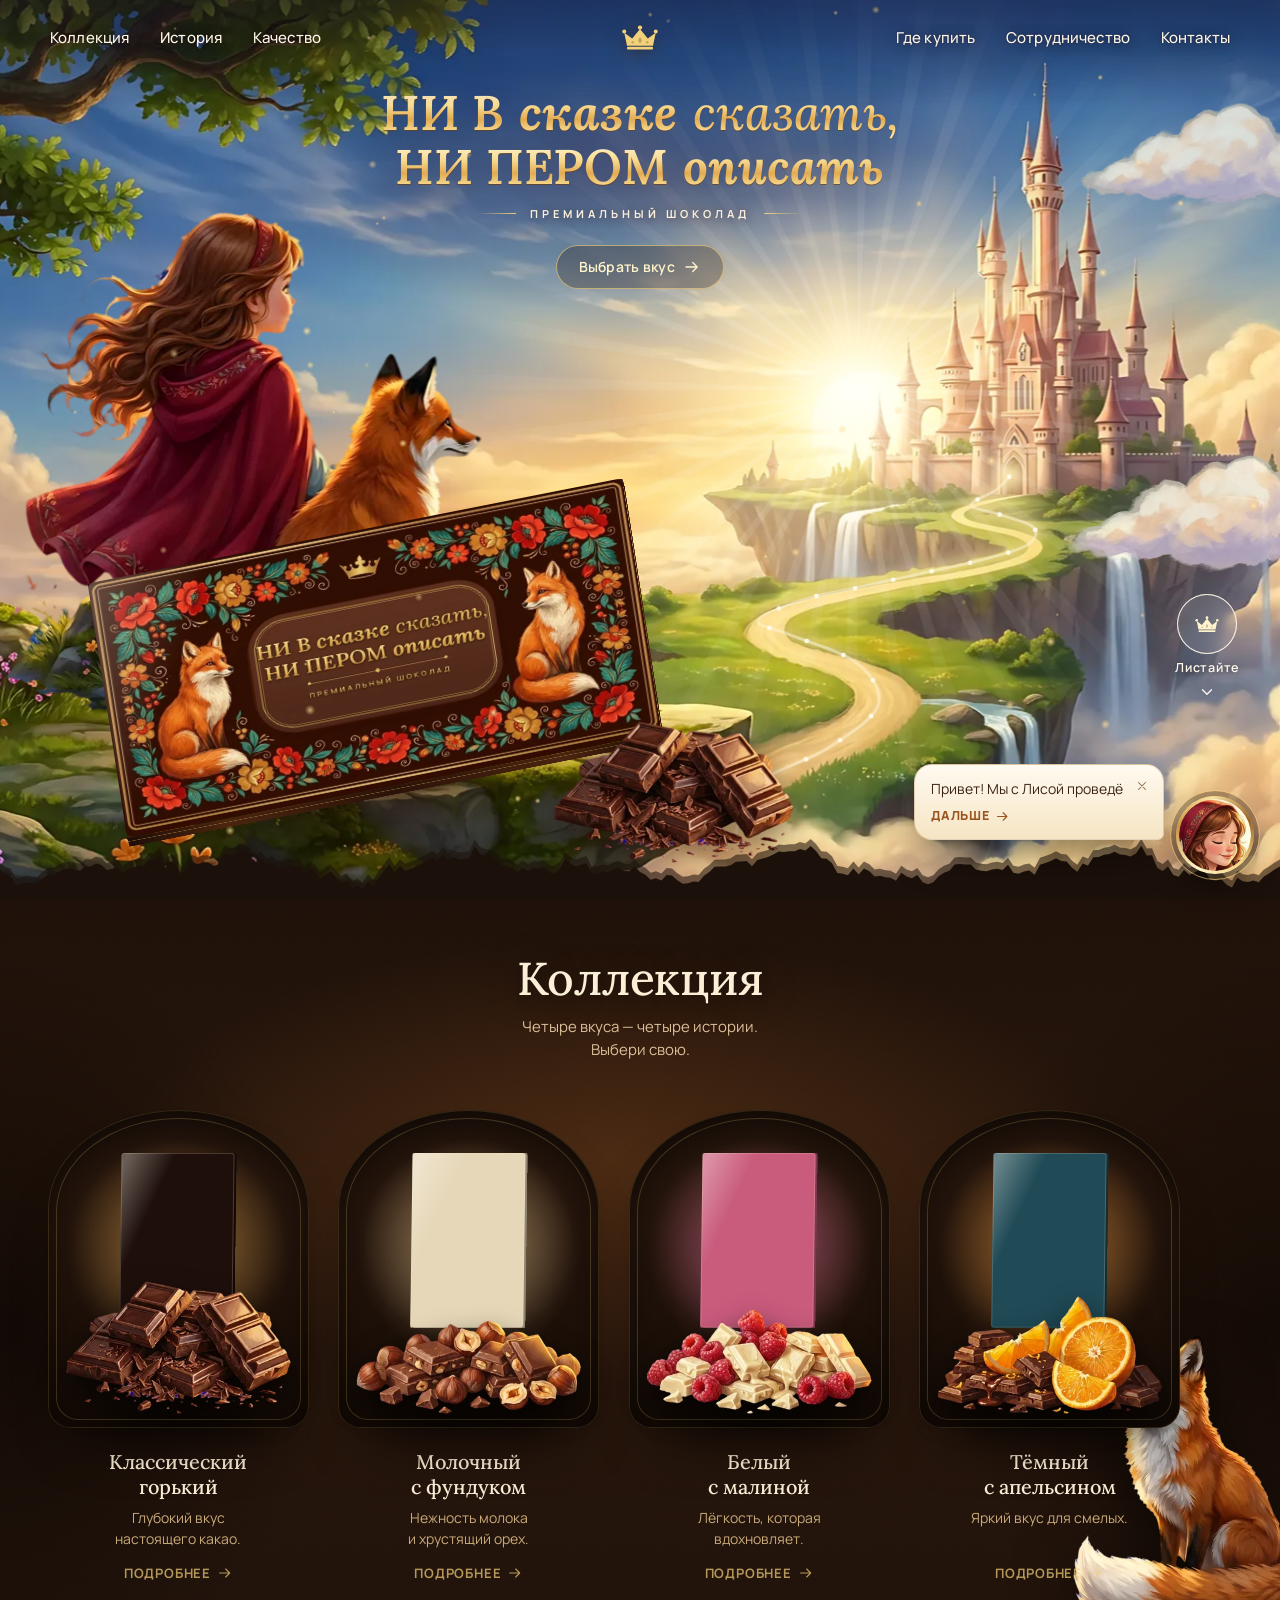
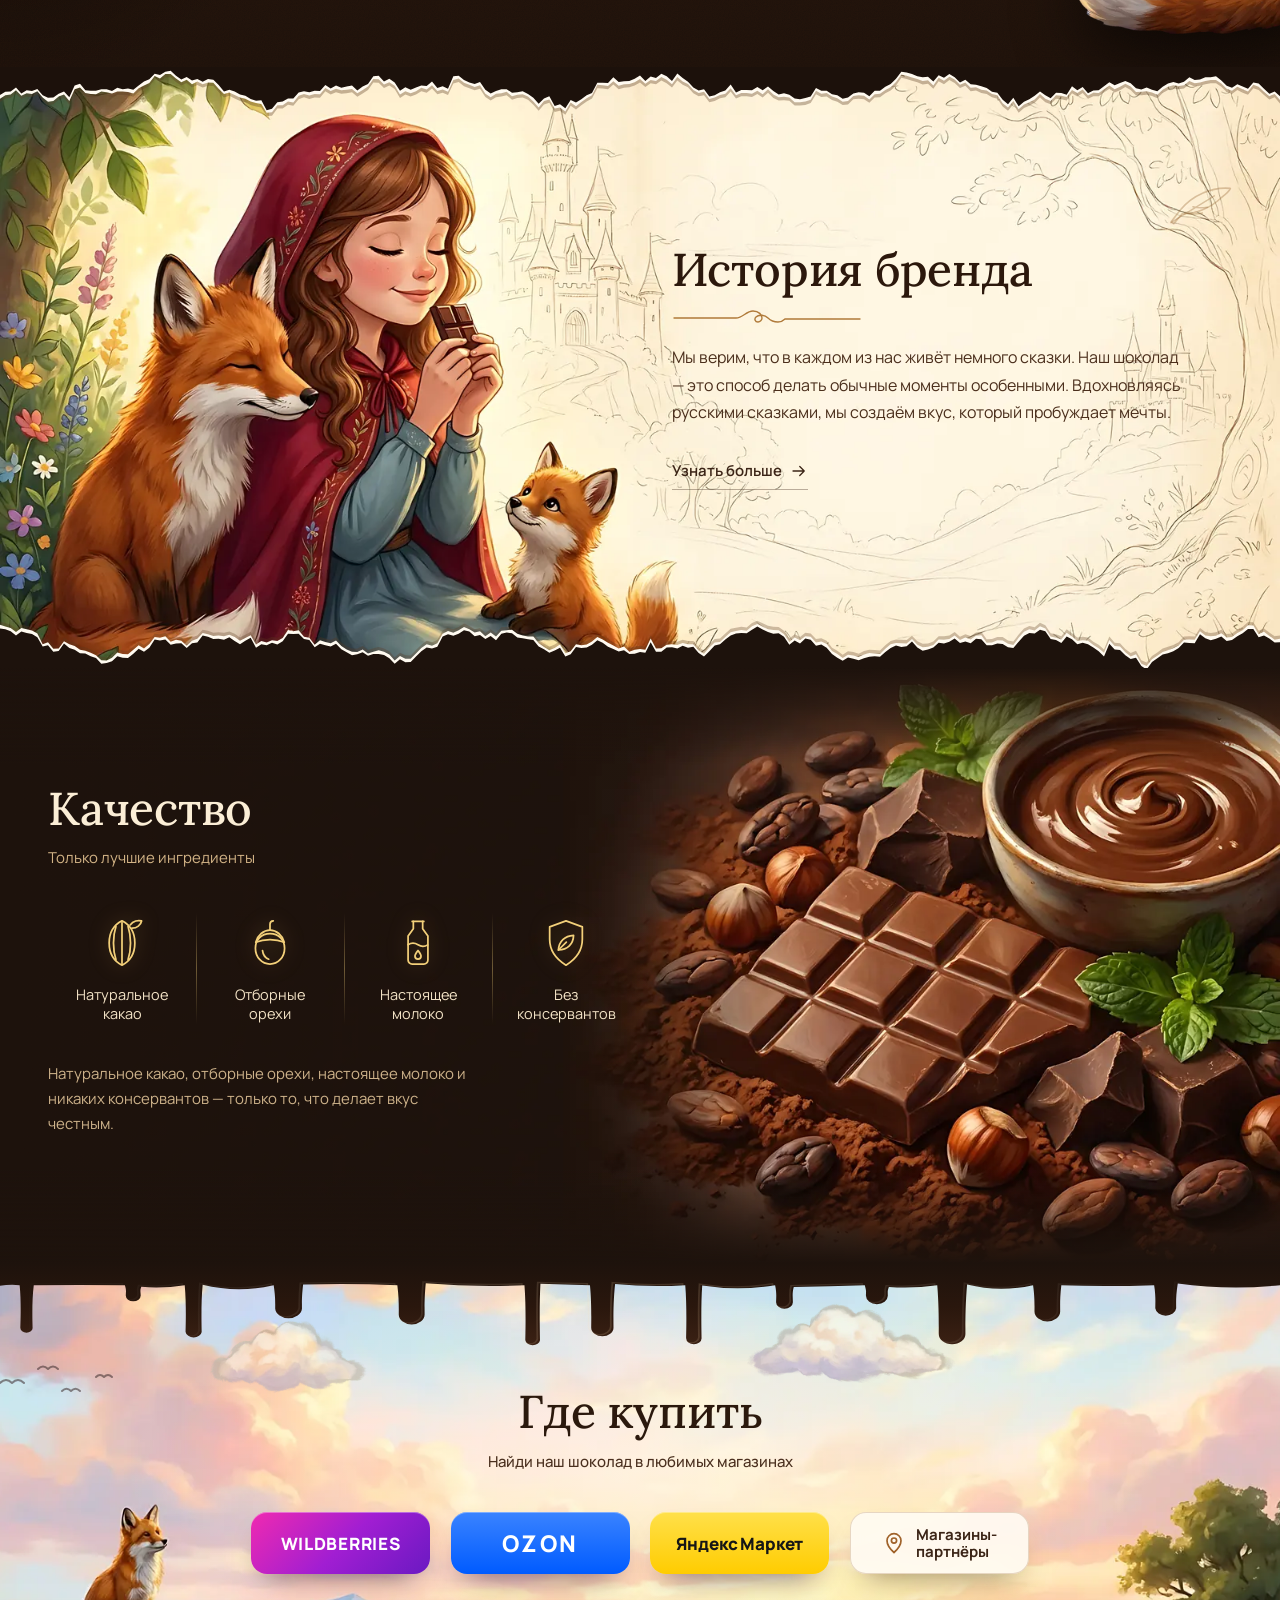
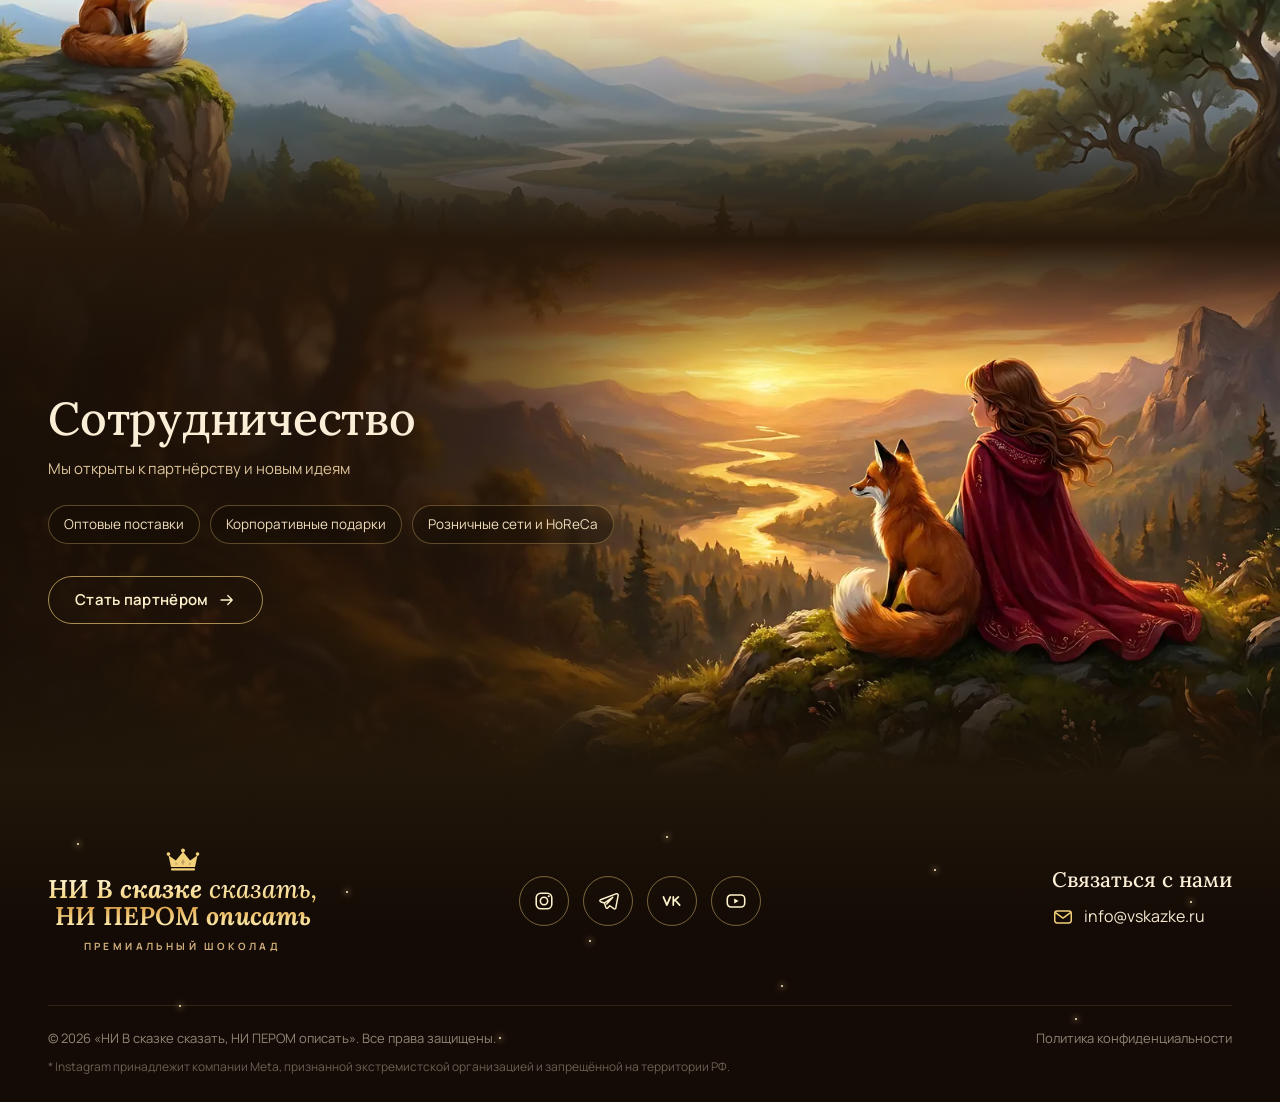
<file: index.html>
<!doctype html>
<html lang="ru" class="no-js">
<head>
  <meta charset="utf-8">
  <meta name="viewport" content="width=device-width, initial-scale=1, viewport-fit=cover">
  <!-- ===== SEO: заголовок и описание страницы ===== -->
  <title>НИ В сказке сказать, НИ ПЕРОМ описать — премиальный шоколад</title>
  <meta name="description" content="Премиальный шоколад «НИ В сказке сказать, НИ ПЕРОМ описать»: классический горький, молочный с фундуком, белый с малиной и тёмный с апельсином. Купить на Wildberries, Ozon и Яндекс Маркете.">
  <meta name="keywords" content="премиальный шоколад, шоколад в подарок, шоколад с фундуком, белый шоколад с малиной, тёмный шоколад с апельсином, горький шоколад">
  <link rel="canonical" href="https://vskazke.ru/">
  <meta name="robots" content="index, follow, max-image-preview:large">
  <meta name="theme-color" content="#1b100a">
  <meta name="format-detection" content="telephone=no">
  <!-- Open Graph / соцсети -->
  <meta property="og:type" content="website">
  <meta property="og:locale" content="ru_RU">
  <meta property="og:site_name" content="НИ В сказке сказать, НИ ПЕРОМ описать">
  <meta property="og:title" content="НИ В сказке сказать, НИ ПЕРОМ описать — премиальный шоколад">
  <meta property="og:description" content="Четыре вкуса — четыре истории. Шоколад, вдохновлённый русскими сказками.">
  <meta property="og:url" content="https://vskazke.ru/">
  <meta property="og:image" content="https://vskazke.ru/og-image.jpg">
  <meta property="og:image:width" content="1200">
  <meta property="og:image:height" content="630">
  <meta property="og:image:alt" content="Сказочный замок, девочка с лисой и плитка шоколада">
  <meta name="twitter:card" content="summary_large_image">
  <!-- Иконки -->
  <link rel="icon" href="favicon.svg" type="image/svg+xml">
  <link rel="icon" href="favicon-32.png" sizes="32x32" type="image/png">
  <link rel="apple-touch-icon" href="apple-touch-icon.png">
  <link rel="manifest" href="site.webmanifest">
  <!-- Быстрая загрузка: шрифты и первый экран -->
  <link rel="preload" href="assets/fonts/lora-normal-cyrillic.woff2" as="font" type="font/woff2" crossorigin>
  <link rel="preload" href="assets/fonts/lora-italic-cyrillic.woff2" as="font" type="font/woff2" crossorigin>
  <link rel="preload" href="assets/fonts/manrope-normal-cyrillic.woff2" as="font" type="font/woff2" crossorigin>
  <link rel="preload" as="image" type="image/webp" media="(min-aspect-ratio: 1001/1000)" href="assets/img/hero-wide-1920.webp" imagesrcset="assets/img/hero-wide-960.webp 960w, assets/img/hero-wide-1440.webp 1440w, assets/img/hero-wide-1920.webp 1920w, assets/img/hero-wide-2560.webp 2560w" imagesizes="(min-aspect-ratio: 2022/1000) 100vw, 202.2vh" fetchpriority="high">
  <link rel="preload" as="image" type="image/webp" media="(max-aspect-ratio: 1/1)" href="assets/img/hero-tall-960.webp" imagesrcset="assets/img/hero-tall-640.webp 640w, assets/img/hero-tall-960.webp 960w, assets/img/hero-tall-1280.webp 1280w" imagesizes="(min-aspect-ratio: 558/1000) 100vw, 55.8vh" fetchpriority="high">
  <link rel="preload" as="image" type="image/webp" href="assets/img/cloud-big-1400.webp">
  <script>
    (function (d) {
      var h = d.documentElement, m = window.matchMedia;
      h.className = h.className.replace('no-js', 'js');
      if (location.hash || (m && m('(prefers-reduced-motion: reduce)').matches)) h.classList.add('no-intro');
    })(document);
  </script>
  <style>:root{--lqip-wide:url([data-uri]);--lqip-tall:url([data-uri])}</style>
  <link rel="stylesheet" href="assets/css/fonts.css">
  <link rel="stylesheet" href="assets/css/styles.css">
  <!-- Структурированные данные для поисковиков -->
  <script type="application/ld+json">
  {
    "@context": "https://schema.org",
    "@graph": [
      {
        "@type": "Organization",
        "@id": "https://vskazke.ru/#org",
        "name": "НИ В сказке сказать, НИ ПЕРОМ описать",
        "url": "https://vskazke.ru/",
        "logo": "https://vskazke.ru/icon-512.png",
        "email": "info@vskazke.ru",
        "description": "Премиальный шоколад, вдохновлённый русскими сказками."
      },
      {
        "@type": "WebSite",
        "@id": "https://vskazke.ru/#website",
        "url": "https://vskazke.ru/",
        "name": "НИ В сказке сказать, НИ ПЕРОМ описать",
        "inLanguage": "ru-RU",
        "publisher": { "@id": "https://vskazke.ru/#org" }
      },
      {
        "@type": "ItemList",
        "name": "Коллекция шоколада",
        "itemListElement": [
          { "@type": "ListItem", "position": 1, "item": { "@type": "Product", "name": "Классический горький шоколад", "description": "Глубокий вкус настоящего какао.", "image": "https://vskazke.ru/assets/img/pack-classic-848.webp", "brand": { "@type": "Brand", "name": "НИ В сказке сказать, НИ ПЕРОМ описать" } } },
          { "@type": "ListItem", "position": 2, "item": { "@type": "Product", "name": "Молочный шоколад с фундуком", "description": "Нежность молока и хрустящий орех.", "image": "https://vskazke.ru/assets/img/pack-hazel-848.webp", "brand": { "@type": "Brand", "name": "НИ В сказке сказать, НИ ПЕРОМ описать" } } },
          { "@type": "ListItem", "position": 3, "item": { "@type": "Product", "name": "Белый шоколад с малиной", "description": "Лёгкость, которая вдохновляет.", "image": "https://vskazke.ru/assets/img/pack-rasp-848.webp", "brand": { "@type": "Brand", "name": "НИ В сказке сказать, НИ ПЕРОМ описать" } } },
          { "@type": "ListItem", "position": 4, "item": { "@type": "Product", "name": "Тёмный шоколад с апельсином", "description": "Яркий вкус для смелых.", "image": "https://vskazke.ru/assets/img/pack-orange-848.webp", "brand": { "@type": "Brand", "name": "НИ В сказке сказать, НИ ПЕРОМ описать" } } }
        ]
      }
    ]
  }
  </script>
</head>
<body>
<a class="skip" href="#main">Перейти к содержанию</a>

<!-- Служебные иконки (не удалять) -->
<svg class="sprite" aria-hidden="true" focusable="false" xmlns="http://www.w3.org/2000/svg">
  <defs>
    <filter id="road-blur" x="-10%" y="-10%" width="120%" height="120%"><feGaussianBlur stdDeviation="5"/></filter>
    <linearGradient id="g-gold" x1="0" y1="0" x2="0" y2="1"><stop offset="0" stop-color="#fff3cc"/><stop offset=".45" stop-color="#f3d07a"/><stop offset="1" stop-color="#c98c3a"/></linearGradient>
  </defs>
  <symbol id="i-crown" viewBox="0 0 48 34"><path fill="currentColor" d="M7 27 3.4 10.2l10.4 7.6L24 5.2l10.2 12.6 10.4-7.6L41 27H7Z"/><rect x="7" y="28.6" width="34" height="3.4" rx="1.4" fill="currentColor"/><circle cx="3.4" cy="8.6" r="2.6" fill="currentColor"/><circle cx="24" cy="3.4" r="2.8" fill="currentColor"/><circle cx="44.6" cy="8.6" r="2.6" fill="currentColor"/><path d="M24 15.5 26.6 20 24 24.5 21.4 20Z" fill="#000" fill-opacity=".22"/><circle cx="14.5" cy="22.5" r="1.6" fill="#000" fill-opacity=".2"/><circle cx="33.5" cy="22.5" r="1.6" fill="#000" fill-opacity=".2"/></symbol>
  <symbol id="i-arrow" viewBox="0 0 24 24"><path d="M4 12h15m-6-6 6 6-6 6" fill="none" stroke="currentColor" stroke-width="1.7" stroke-linecap="round" stroke-linejoin="round"/></symbol>
  <symbol id="i-chev" viewBox="0 0 24 24"><path d="m6 9 6 6 6-6" fill="none" stroke="currentColor" stroke-width="1.7" stroke-linecap="round" stroke-linejoin="round"/></symbol>
  <symbol id="i-close" viewBox="0 0 24 24"><path d="M6 6l12 12M18 6 6 18" fill="none" stroke="currentColor" stroke-width="1.8" stroke-linecap="round"/></symbol>
  <symbol id="i-pin" viewBox="0 0 24 24"><path d="M12 21.5s-7-6.3-7-11.8A7 7 0 0 1 19 9.7c0 5.5-7 11.8-7 11.8Z" fill="none" stroke="currentColor" stroke-width="1.7" stroke-linejoin="round"/><circle cx="12" cy="9.6" r="2.6" fill="none" stroke="currentColor" stroke-width="1.7"/></symbol>
  <symbol id="i-mail" viewBox="0 0 24 24"><rect x="3" y="5.5" width="18" height="13" rx="2.6" fill="none" stroke="currentColor" stroke-width="1.6"/><path d="m3.8 7.2 8.2 6 8.2-6" fill="none" stroke="currentColor" stroke-width="1.6" stroke-linecap="round" stroke-linejoin="round"/></symbol>
  <symbol id="i-insta" viewBox="0 0 24 24"><rect x="3.5" y="3.5" width="17" height="17" rx="5" fill="none" stroke="currentColor" stroke-width="1.7"/><circle cx="12" cy="12" r="4" fill="none" stroke="currentColor" stroke-width="1.7"/><circle cx="17.2" cy="6.8" r="1.15" fill="currentColor"/></symbol>
  <symbol id="i-tg" viewBox="0 0 24 24"><path d="M20.6 4.2 3.9 10.7c-1 .4-1 1.8 0 2.1l4.2 1.4 1.6 5c.3.9 1.4 1.1 2 .4l2.3-2.4 4.4 3.2c.8.6 1.9.1 2.1-.8l2.6-13.8c.2-1.1-.9-2-2-1.6ZM8.3 14.1l8.9-6.2-6.6 7.4" fill="none" stroke="currentColor" stroke-width="1.6" stroke-linejoin="round" stroke-linecap="round"/></symbol>
  <symbol id="i-vk" viewBox="0 0 24 24"><path d="M2.6 7.6 6.4 16.4 10.2 7.6M13.4 7.6v8.8M13.4 12.6l5.6-5M15.3 10.9l5.1 5.5" fill="none" stroke="currentColor" stroke-width="1.9" stroke-linecap="round" stroke-linejoin="round"/></symbol>
  <symbol id="i-yt" viewBox="0 0 24 24"><rect x="2.5" y="5.5" width="19" height="13" rx="4" fill="none" stroke="currentColor" stroke-width="1.7"/><path d="M10 9.2v5.6l4.8-2.8Z" fill="currentColor"/></symbol>
  <symbol id="i-quill" viewBox="0 0 64 64"><path d="M58 4C40 8 24 22 17 40l-5 14 3 1 5-12c13-4 25-14 32-27 4-6 6-10 6-12Z" fill="none" stroke="currentColor" stroke-width="1.6" stroke-linejoin="round"/><path d="M12 55 45 16M22 41c6 0 12-2 17-5M28 33c5 0 10-2 14-4" fill="none" stroke="currentColor" stroke-width="1.4" stroke-linecap="round"/></symbol>
</svg>

<!-- ===================== ШАПКА / НАВИГАЦИЯ ===================== -->
<header class="hdr" id="hdr">
  <nav class="hdr__nav" aria-label="Основная навигация">
    <ul class="hdr__list hdr__list--l">
      <li><a class="hdr__link" href="#collection">Коллекция</a></li>
      <li><a class="hdr__link" href="#story">История</a></li>
      <li><a class="hdr__link" href="#quality">Качество</a></li>
    </ul>
    <a class="hdr__crown" href="#top" aria-label="НИ В сказке сказать, НИ ПЕРОМ описать — в начало"><svg aria-hidden="true"><use href="#i-crown"/></svg></a>
    <ul class="hdr__list hdr__list--r">
      <li><a class="hdr__link" href="#buy">Где купить</a></li>
      <li><a class="hdr__link" href="#partners">Сотрудничество</a></li>
      <li><a class="hdr__link" href="#contacts">Контакты</a></li>
    </ul>
    <button class="hdr__burger" type="button" aria-expanded="false" aria-controls="menu" aria-label="Открыть меню"><span></span></button>
  </nav>
</header>

<div class="menu" id="menu" aria-label="Меню">
  <svg class="menu__deco" viewBox="0 0 48 34" aria-hidden="true"><use href="#i-crown"/></svg>
  <ul class="menu__list">
    <li><a href="#collection" style="--i:0">Коллекция</a></li>
    <li><a href="#story" style="--i:1">История бренда</a></li>
    <li><a href="#quality" style="--i:2">Качество</a></li>
    <li><a href="#buy" style="--i:3">Где купить</a></li>
    <li><a href="#partners" style="--i:4">Сотрудничество</a></li>
    <li><a href="#contacts" style="--i:5">Контакты</a></li>
  </ul>
  <div class="menu__foot">
    <a class="contact__mail" href="mailto:info@vskazke.ru"><svg aria-hidden="true"><use href="#i-mail"/></svg>info@vskazke.ru</a>
  </div>
</div>

<main id="main">

<!-- ===================== 1. ГЛАВНЫЙ ЭКРАН ===================== -->
<section class="hero" id="top" aria-labelledby="hero-title" data-guide="girl" data-guide-text="Привет! Мы с Лисой проведём тебя по нашей сказке. Листай вниз — начнём!">
  <div class="hero__scene">
    <div class="hero__stage">
      <picture>
        <source media="(max-aspect-ratio: 1/1)" type="image/webp" width="1280" height="2293"
          srcset="assets/img/hero-tall-640.webp 640w, assets/img/hero-tall-960.webp 960w, assets/img/hero-tall-1280.webp 1280w"
          sizes="(min-aspect-ratio: 558/1000) 100vw, 55.8vh">
        <img class="hero__bg" src="assets/img/hero-wide-1920.webp" width="2560" height="1266" fetchpriority="high" decoding="async"
          srcset="assets/img/hero-wide-960.webp 960w, assets/img/hero-wide-1440.webp 1440w, assets/img/hero-wide-1920.webp 1920w, assets/img/hero-wide-2560.webp 2560w"
          sizes="(min-aspect-ratio: 2022/1000) 100vw, 202.2vh"
          alt="Сказочный замок на парящем острове среди облаков и извилистая дорога, ведущая к нему">
      </picture>
      <div class="hero__sun" aria-hidden="true"></div>
      <div class="hero__rays" aria-hidden="true"></div>
      <div class="hero__gate" aria-hidden="true"></div>
      <svg class="hero__road hero__road--wide" viewBox="0 0 1456 720" preserveAspectRatio="none" aria-hidden="true">
        <path class="road-glow" pathLength="1" filter="url(#road-blur)" d="M800.8,662.4 C803.7,655.2 806.1,631.2 818.3,619.2 C830.4,607.2 858.1,600.6 873.6,590.4 C889.1,580.2 907.8,568.8 911.5,558.0 C915.1,547.2 906.6,534.6 895.4,525.6 C884.3,516.6 857.1,509.4 844.5,504.0 C831.9,498.6 818.3,497.6 819.7,493.2 C821.2,488.8 840.1,481.7 853.2,477.4 C866.3,473.0 883.3,470.6 898.4,467.3 C913.4,463.9 928.4,460.6 943.5,457.2 C958.5,453.8 975.0,450.7 988.6,447.1 C1002.2,443.5 1018.0,439.8 1025.0,435.6 C1032.1,431.4 1034.2,425.9 1030.8,421.9 C1027.5,418.0 1012.6,414.7 1004.6,411.8 C996.6,409.0 983.3,407.8 982.8,404.6 C982.3,401.5 996.9,396.7 1001.7,393.1 C1006.6,389.5 1010.2,384.7 1011.9,383.0"/>
        <path class="road-core" pathLength="1" d="M800.8,662.4 C803.7,655.2 806.1,631.2 818.3,619.2 C830.4,607.2 858.1,600.6 873.6,590.4 C889.1,580.2 907.8,568.8 911.5,558.0 C915.1,547.2 906.6,534.6 895.4,525.6 C884.3,516.6 857.1,509.4 844.5,504.0 C831.9,498.6 818.3,497.6 819.7,493.2 C821.2,488.8 840.1,481.7 853.2,477.4 C866.3,473.0 883.3,470.6 898.4,467.3 C913.4,463.9 928.4,460.6 943.5,457.2 C958.5,453.8 975.0,450.7 988.6,447.1 C1002.2,443.5 1018.0,439.8 1025.0,435.6 C1032.1,431.4 1034.2,425.9 1030.8,421.9 C1027.5,418.0 1012.6,414.7 1004.6,411.8 C996.6,409.0 983.3,407.8 982.8,404.6 C982.3,401.5 996.9,396.7 1001.7,393.1 C1006.6,389.5 1010.2,384.7 1011.9,383.0"/>
        <path class="road-sparks" pathLength="1" d="M800.8,662.4 C803.7,655.2 806.1,631.2 818.3,619.2 C830.4,607.2 858.1,600.6 873.6,590.4 C889.1,580.2 907.8,568.8 911.5,558.0 C915.1,547.2 906.6,534.6 895.4,525.6 C884.3,516.6 857.1,509.4 844.5,504.0 C831.9,498.6 818.3,497.6 819.7,493.2 C821.2,488.8 840.1,481.7 853.2,477.4 C866.3,473.0 883.3,470.6 898.4,467.3 C913.4,463.9 928.4,460.6 943.5,457.2 C958.5,453.8 975.0,450.7 988.6,447.1 C1002.2,443.5 1018.0,439.8 1025.0,435.6 C1032.1,431.4 1034.2,425.9 1030.8,421.9 C1027.5,418.0 1012.6,414.7 1004.6,411.8 C996.6,409.0 983.3,407.8 982.8,404.6 C982.3,401.5 996.9,396.7 1001.7,393.1 C1006.6,389.5 1010.2,384.7 1011.9,383.0"/>
      </svg>
      <svg class="hero__road hero__road--tall" viewBox="0 0 768 1376" preserveAspectRatio="none" aria-hidden="true">
        <path class="road-glow" pathLength="1" filter="url(#road-blur)" d="M15.4,1045.8 C23.0,1042.3 44.8,1035.4 61.4,1025.1 C78.1,1014.8 110.1,997.6 115.2,983.8 C120.3,970.1 107.5,954.0 92.2,942.6 C76.8,931.1 43.5,923.1 23.0,915.0 C2.6,907.0 -26.9,901.3 -30.7,894.4 C-34.6,887.5 -20.5,880.6 0.0,873.8 C20.5,866.9 58.9,860.0 92.2,853.1 C125.4,846.2 172.8,840.5 199.7,832.5 C226.6,824.5 248.3,814.1 253.4,805.0 C258.6,795.8 244.5,784.3 230.4,777.4 C216.3,770.6 175.4,769.4 169.0,763.7 C162.6,757.9 183.0,748.8 192.0,743.0 C201.0,737.3 217.6,731.6 222.7,729.3"/>
        <path class="road-core" pathLength="1" d="M15.4,1045.8 C23.0,1042.3 44.8,1035.4 61.4,1025.1 C78.1,1014.8 110.1,997.6 115.2,983.8 C120.3,970.1 107.5,954.0 92.2,942.6 C76.8,931.1 43.5,923.1 23.0,915.0 C2.6,907.0 -26.9,901.3 -30.7,894.4 C-34.6,887.5 -20.5,880.6 0.0,873.8 C20.5,866.9 58.9,860.0 92.2,853.1 C125.4,846.2 172.8,840.5 199.7,832.5 C226.6,824.5 248.3,814.1 253.4,805.0 C258.6,795.8 244.5,784.3 230.4,777.4 C216.3,770.6 175.4,769.4 169.0,763.7 C162.6,757.9 183.0,748.8 192.0,743.0 C201.0,737.3 217.6,731.6 222.7,729.3"/>
        <path class="road-sparks" pathLength="1" d="M15.4,1045.8 C23.0,1042.3 44.8,1035.4 61.4,1025.1 C78.1,1014.8 110.1,997.6 115.2,983.8 C120.3,970.1 107.5,954.0 92.2,942.6 C76.8,931.1 43.5,923.1 23.0,915.0 C2.6,907.0 -26.9,901.3 -30.7,894.4 C-34.6,887.5 -20.5,880.6 0.0,873.8 C20.5,866.9 58.9,860.0 92.2,853.1 C125.4,846.2 172.8,840.5 199.7,832.5 C226.6,824.5 248.3,814.1 253.4,805.0 C258.6,795.8 244.5,784.3 230.4,777.4 C216.3,770.6 175.4,769.4 169.0,763.7 C162.6,757.9 183.0,748.8 192.0,743.0 C201.0,737.3 217.6,731.6 222.7,729.3"/>
      </svg>
      <div class="twinkles tw--wide" aria-hidden="true">
        <i style="--x:71.3%;--y:9.5%;--s:1.5;--d:.2s"></i><i style="--x:68.6%;--y:21.5%;--s:.9;--d:1.4s"></i><i style="--x:73.6%;--y:23%;--s:1;--d:2.6s"></i>
        <i style="--x:66.5%;--y:33%;--s:.8;--d:.8s"></i><i style="--x:76.1%;--y:31%;--s:.9;--d:3.1s"></i><i style="--x:64.2%;--y:39.5%;--s:.7;--d:1.9s"></i>
        <i style="--x:78.2%;--y:36.5%;--s:.8;--d:.5s"></i><i style="--x:62.6%;--y:45%;--s:.7;--d:2.2s"></i><i style="--x:82%;--y:45.5%;--s:.8;--d:3.4s"></i><i style="--x:57%;--y:49.5%;--s:.6;--d:1.1s"></i>
      </div>
      <div class="twinkles tw--tall" aria-hidden="true">
        <i style="--x:33.4%;--y:20.5%;--s:1.5;--d:.2s"></i><i style="--x:31%;--y:25%;--s:.8;--d:1.5s"></i><i style="--x:35%;--y:26%;--s:.9;--d:2.7s"></i>
        <i style="--x:27%;--y:30.5%;--s:.8;--d:.9s"></i><i style="--x:39.3%;--y:30.5%;--s:.9;--d:3.2s"></i><i style="--x:24.5%;--y:33.5%;--s:.7;--d:2s"></i>
        <i style="--x:45.5%;--y:35.5%;--s:.8;--d:.5s"></i><i style="--x:21%;--y:38%;--s:.7;--d:2.4s"></i><i style="--x:51%;--y:41%;--s:.8;--d:3.5s"></i><i style="--x:15%;--y:43%;--s:.6;--d:1.2s"></i><i style="--x:60.5%;--y:46.5%;--s:.7;--d:2.9s"></i>
      </div>
      <img class="hero__girl" src="assets/img/girlfox-800.webp" width="1200" height="1249" decoding="async"
        srcset="assets/img/girlfox-480.webp 480w, assets/img/girlfox-800.webp 800w, assets/img/girlfox-1200.webp 1200w"
        sizes="(max-aspect-ratio: 1/1) 28vh, 31vw"
        alt="Девочка в красном плаще и рыжая лиса любуются сказочным замком">
    </div>

    <div class="hero__clouds" aria-hidden="true">
      <img class="hero__cloud" src="assets/img/cloud-2-640.webp" width="640" height="267" alt="" style="--l:84%;--t:11%;--w:clamp(200px,21vw,420px);--o:.8;--dur:64s;--depth:18px">
      <img class="hero__cloud" src="assets/img/cloud-3-640.webp" width="640" height="255" alt="" style="--l:83%;--t:50%;--w:clamp(220px,25vw,480px);--o:.9;--dur:80s;--del:-30s;--depth:26px">
    </div>

    <div class="hero__bar">
      <div class="hero__bar-in">
        <div class="hero__bar-shadow" aria-hidden="true"></div>
        <div class="hero__bar-float">
          <div class="bar3d">
            <div class="bar3d__front">
              <img src="assets/img/pack-hero-700.webp" srcset="assets/img/pack-hero-700.webp 700w, assets/img/pack-hero-1331.webp 1331w" sizes="(max-aspect-ratio: 1/1) 78vw, 40vw" width="1331" height="748" decoding="async"
                alt="Плитка шоколада «НИ В сказке сказать, НИ ПЕРОМ описать» в подарочной упаковке с лисами">
            </div>
            <i class="bar3d__side bar3d__side--t"></i><i class="bar3d__side bar3d__side--b"></i><i class="bar3d__side bar3d__side--l"></i><i class="bar3d__side bar3d__side--r"></i>
          </div>
        </div>
        <img class="hero__pile" src="assets/img/pile-classic-380.webp" srcset="assets/img/pile-classic-380.webp 380w, assets/img/pile-classic-759.webp 759w" sizes="(max-aspect-ratio: 1/1) 32vw, 16vw" width="759" height="451" alt="" decoding="async">
      </div>
    </div>
    <canvas class="hero__dust" aria-hidden="true"></canvas>
  </div>

  <div class="hero__content">
    <h1 class="title" id="hero-title">
      <span class="title__line"><span class="w" style="--i:0">НИ&nbsp;В</span> <span class="w w--it" style="--i:1">сказке</span> <span class="w w--m" style="--i:2">сказать,</span></span>
      <span class="title__line"><span class="w" style="--i:3">НИ&nbsp;ПЕРОМ</span> <span class="w w--it" style="--i:4">описать</span></span>
    </h1>
    <p class="hero__sub">Премиальный шоколад</p>
    <div class="hero__cta"><a class="btn btn--ghost" href="#collection" data-goal="hero_cta">Выбрать вкус <svg class="ico" aria-hidden="true"><use href="#i-arrow"/></svg></a></div>
  </div>

  <a class="scroll-cue" href="#collection" aria-label="Листайте вниз, к коллекции">
    <span class="scroll-cue__ring"><svg aria-hidden="true"><use href="#i-crown"/></svg></span>
    <span>Листайте</span>
    <svg class="scroll-cue__chev" aria-hidden="true"><use href="#i-chev"/></svg>
  </a>
  <div class="hero__edge" aria-hidden="true"></div>

  <!-- интро: облака расходятся (только при включённом JS) -->
  <div class="intro" aria-hidden="true">
    <div class="intro__fog"></div>
    <div class="intro__burst"></div>
    <img class="intro__cloud" src="assets/img/cloud-big-1400.webp" srcset="assets/img/cloud-big-900.webp 900w, assets/img/cloud-big-1400.webp 1400w" sizes="120vmax" alt="" style="--w:122vmax;left:-44vmax;top:-26vmax;--del:.1s">
    <img class="intro__cloud" src="assets/img/cloud-big-1400.webp" srcset="assets/img/cloud-big-900.webp 900w, assets/img/cloud-big-1400.webp 1400w" sizes="120vmax" alt="" style="--w:128vmax;left:-50vmax;bottom:-36vmax;--del:.2s">
    <img class="intro__cloud" src="assets/img/cloud-3-640.webp" alt="" style="--w:74vmax;left:-12vmax;top:24%;--del:.04s">
    <img class="intro__cloud intro__cloud--r" src="assets/img/cloud-big-1400.webp" srcset="assets/img/cloud-big-900.webp 900w, assets/img/cloud-big-1400.webp 1400w" sizes="120vmax" alt="" style="--w:122vmax;right:-44vmax;top:-22vmax;--del:.14s">
    <img class="intro__cloud intro__cloud--r" src="assets/img/cloud-big-1400.webp" srcset="assets/img/cloud-big-900.webp 900w, assets/img/cloud-big-1400.webp 1400w" sizes="120vmax" alt="" style="--w:128vmax;right:-52vmax;bottom:-32vmax;--del:.24s">
    <img class="intro__cloud intro__cloud--r" src="assets/img/cloud-2-640.webp" alt="" style="--w:76vmax;right:-14vmax;top:30%;--del:.08s">
  </div>
</section>

<!-- ===================== 2. КОЛЛЕКЦИЯ =====================
     Каждая плитка — элемент <li class="product">. Текст в карточке и
     подробности для всплывающего окна (.product__details) правятся здесь. -->
<section class="collection noise" id="collection" aria-labelledby="collection-title" data-guide="fox" data-guide-text="Четыре вкуса — четыре истории. Нажми на любую плитку, и я расскажу о ней больше.">
  <div class="leaves" aria-hidden="true">
    <i style="--x:6%;--dur:19s;--del:-4s;--s:1"></i><i style="--x:21%;--dur:24s;--del:-15s;--s:.8"></i><i style="--x:47%;--dur:22s;--del:-9s;--s:.7"></i>
    <i style="--x:69%;--dur:26s;--del:-20s;--s:.9"></i><i style="--x:84%;--dur:18s;--del:-2s;--s:1.1"></i><i style="--x:95%;--dur:23s;--del:-12s;--s:.75"></i>
  </div>
  <img class="collection__fox" src="assets/img/fox-700.webp" srcset="assets/img/fox-400.webp 400w, assets/img/fox-700.webp 700w, assets/img/fox-1000.webp 1000w" sizes="(max-width: 1099px) 180px, 20vw" width="1000" height="1230" loading="lazy" decoding="async" alt="Рыжая лиса сидит и с любопытством смотрит вверх">
  <div class="container">
    <header class="sec-head" data-reveal>
      <h2 class="sec-title" id="collection-title">Коллекция</h2>
      <p class="sec-sub">Четыре вкуса — четыре истории.<br>Выбери свою.</p>
    </header>

    <ul class="products" id="products">
      <!-- Плитка 1 -->
      <li class="product" data-product="classic" style="--accent-rgb:226,168,82;--edge:#1e0f0b;--fd:0s" data-reveal data-d="0">
        <div class="product__niche">
          <span class="product__glow" aria-hidden="true"></span>
          <span class="product__shadow" aria-hidden="true"></span>
          <div class="product__pack"><div class="pack-float"><div class="pack3d">
            <div class="pack3d__front"><img src="assets/img/pack-classic-420.webp" srcset="assets/img/pack-classic-420.webp 420w, assets/img/pack-classic-600.webp 600w, assets/img/pack-classic-848.webp 848w" sizes="(max-width: 639px) 37vw, (max-width: 1023px) 23vw, 150px" width="848" height="1264" loading="lazy" decoding="async" alt="Упаковка шоколада «Классический горький» с лисой и цветочным орнаментом"></div>
            <i class="pack3d__side pack3d__side--r"></i><i class="pack3d__side pack3d__side--l"></i><i class="pack3d__side pack3d__side--t"></i><i class="pack3d__back"></i>
          </div></div></div>
          <img class="product__pile" src="assets/img/pile-classic-380.webp" srcset="assets/img/pile-classic-380.webp 380w, assets/img/pile-classic-759.webp 759w" sizes="(max-width: 639px) 69vw, (max-width: 1023px) 44vw, 270px" width="759" height="451" loading="lazy" decoding="async" alt="">
        </div>
        <h3 class="product__name"><button class="product__open" type="button" aria-haspopup="dialog" data-goal="product_classic">Классический<br>горький</button></h3>
        <p class="product__desc">Глубокий вкус настоящего какао.</p>
        <span class="product__more" aria-hidden="true">Подробнее <svg class="ico"><use href="#i-arrow"/></svg></span>
        <div class="product__details">
          <p class="pd-lead">Благородная горечь, бархатная текстура и долгое послевкусие. Плитка для тех, кто ценит чистый вкус какао без лишних слов.</p>
          <ul class="pd-notes"><li>какао</li><li>лёгкая терпкость</li><li>бархатное послевкусие</li></ul>
          <dl class="pd-facts"><div><dt>Вкус</dt><dd>горький шоколад</dd></div><div><dt>Вес</dt><dd>100 г</dd></div></dl>
          <div class="pd-links">
            <a data-store="wb" href="https://www.wildberries.ru/catalog/0/search.aspx?search=НИ%20В%20сказке%20сказать%20шоколад%20горький">Wildberries</a>
            <a data-store="ozon" href="https://www.ozon.ru/search/?text=НИ%20В%20сказке%20сказать%20шоколад%20горький">Ozon</a>
            <a data-store="ym" href="https://market.yandex.ru/search?text=НИ%20В%20сказке%20сказать%20шоколад%20горький">Яндекс Маркет</a>
          </div>
        </div>
      </li>
      <!-- Плитка 2 -->
      <li class="product" data-product="hazel" style="--accent-rgb:240,206,150;--edge:#e6d7b8;--fd:-1.4s" data-reveal data-d="120">
        <div class="product__niche">
          <span class="product__glow" aria-hidden="true"></span>
          <span class="product__shadow" aria-hidden="true"></span>
          <div class="product__pack"><div class="pack-float"><div class="pack3d">
            <div class="pack3d__front"><img src="assets/img/pack-hazel-420.webp" srcset="assets/img/pack-hazel-420.webp 420w, assets/img/pack-hazel-600.webp 600w, assets/img/pack-hazel-848.webp 848w" sizes="(max-width: 639px) 37vw, (max-width: 1023px) 23vw, 150px" width="848" height="1264" loading="lazy" decoding="async" alt="Упаковка шоколада «Молочный с фундуком» в светлых тонах"></div>
            <i class="pack3d__side pack3d__side--r"></i><i class="pack3d__side pack3d__side--l"></i><i class="pack3d__side pack3d__side--t"></i><i class="pack3d__back"></i>
          </div></div></div>
          <img class="product__pile" src="assets/img/pile-hazel-380.webp" srcset="assets/img/pile-hazel-380.webp 380w, assets/img/pile-hazel-757.webp 757w" sizes="(max-width: 639px) 69vw, (max-width: 1023px) 44vw, 270px" width="757" height="320" loading="lazy" decoding="async" alt="">
        </div>
        <h3 class="product__name"><button class="product__open" type="button" aria-haspopup="dialog" data-goal="product_hazel">Молочный<br>с фундуком</button></h3>
        <p class="product__desc">Нежность молока и хрустящий орех.</p>
        <span class="product__more" aria-hidden="true">Подробнее <svg class="ico"><use href="#i-arrow"/></svg></span>
        <div class="product__details">
          <p class="pd-lead">Сливочный молочный шоколад и щедрая горсть обжаренного фундука. Тот самый вкус из детства — только ещё лучше.</p>
          <ul class="pd-notes"><li>сливочный</li><li>обжаренный фундук</li><li>мягкая сладость</li></ul>
          <dl class="pd-facts"><div><dt>Вкус</dt><dd>молочный шоколад</dd></div><div><dt>Вес</dt><dd>100 г</dd></div></dl>
          <div class="pd-links">
            <a data-store="wb" href="https://www.wildberries.ru/catalog/0/search.aspx?search=НИ%20В%20сказке%20сказать%20шоколад%20фундук">Wildberries</a>
            <a data-store="ozon" href="https://www.ozon.ru/search/?text=НИ%20В%20сказке%20сказать%20шоколад%20фундук">Ozon</a>
            <a data-store="ym" href="https://market.yandex.ru/search?text=НИ%20В%20сказке%20сказать%20шоколад%20фундук">Яндекс Маркет</a>
          </div>
        </div>
      </li>
      <!-- Плитка 3 -->
      <li class="product" data-product="rasp" style="--accent-rgb:238,122,160;--edge:#c95b7d;--fd:-2.8s" data-reveal data-d="240">
        <div class="product__niche">
          <span class="product__glow" aria-hidden="true"></span>
          <span class="product__shadow" aria-hidden="true"></span>
          <div class="product__pack"><div class="pack-float"><div class="pack3d">
            <div class="pack3d__front"><img src="assets/img/pack-rasp-420.webp" srcset="assets/img/pack-rasp-420.webp 420w, assets/img/pack-rasp-600.webp 600w, assets/img/pack-rasp-848.webp 848w" sizes="(max-width: 639px) 37vw, (max-width: 1023px) 23vw, 150px" width="848" height="1264" loading="lazy" decoding="async" alt="Упаковка шоколада «Белый с малиной» в розовых тонах"></div>
            <i class="pack3d__side pack3d__side--r"></i><i class="pack3d__side pack3d__side--l"></i><i class="pack3d__side pack3d__side--t"></i><i class="pack3d__back"></i>
          </div></div></div>
          <img class="product__pile" src="assets/img/pile-rasp-380.webp" srcset="assets/img/pile-rasp-380.webp 380w, assets/img/pile-rasp-731.webp 731w" sizes="(max-width: 639px) 69vw, (max-width: 1023px) 44vw, 270px" width="731" height="346" loading="lazy" decoding="async" alt="">
        </div>
        <h3 class="product__name"><button class="product__open" type="button" aria-haspopup="dialog" data-goal="product_rasp">Белый<br>с малиной</button></h3>
        <p class="product__desc">Лёгкость, которая вдохновляет.</p>
        <span class="product__more" aria-hidden="true">Подробнее <svg class="ico"><use href="#i-arrow"/></svg></span>
        <div class="product__details">
          <p class="pd-lead">Нежный белый шоколад и яркие кусочки малины: сладость и лёгкая кислинка в идеальном балансе.</p>
          <ul class="pd-notes"><li>сливки</li><li>малина</li><li>лёгкая кислинка</li></ul>
          <dl class="pd-facts"><div><dt>Вкус</dt><dd>белый шоколад</dd></div><div><dt>Вес</dt><dd>100 г</dd></div></dl>
          <div class="pd-links">
            <a data-store="wb" href="https://www.wildberries.ru/catalog/0/search.aspx?search=НИ%20В%20сказке%20сказать%20шоколад%20малина">Wildberries</a>
            <a data-store="ozon" href="https://www.ozon.ru/search/?text=НИ%20В%20сказке%20сказать%20шоколад%20малина">Ozon</a>
            <a data-store="ym" href="https://market.yandex.ru/search?text=НИ%20В%20сказке%20сказать%20шоколад%20малина">Яндекс Маркет</a>
          </div>
        </div>
      </li>
      <!-- Плитка 4 -->
      <li class="product" data-product="orange" style="--accent-rgb:246,162,72;--edge:#1f4a56;--fd:-4.2s" data-reveal data-d="360">
        <div class="product__niche">
          <span class="product__glow" aria-hidden="true"></span>
          <span class="product__shadow" aria-hidden="true"></span>
          <div class="product__pack"><div class="pack-float"><div class="pack3d">
            <div class="pack3d__front"><img src="assets/img/pack-orange-420.webp" srcset="assets/img/pack-orange-420.webp 420w, assets/img/pack-orange-600.webp 600w, assets/img/pack-orange-848.webp 848w" sizes="(max-width: 639px) 37vw, (max-width: 1023px) 23vw, 150px" width="848" height="1264" loading="lazy" decoding="async" alt="Упаковка шоколада «Тёмный с апельсином» в бирюзовых тонах"></div>
            <i class="pack3d__side pack3d__side--r"></i><i class="pack3d__side pack3d__side--l"></i><i class="pack3d__side pack3d__side--t"></i><i class="pack3d__back"></i>
          </div></div></div>
          <img class="product__pile" src="assets/img/pile-orange-380.webp" srcset="assets/img/pile-orange-380.webp 380w, assets/img/pile-orange-760.webp 760w" sizes="(max-width: 639px) 69vw, (max-width: 1023px) 44vw, 270px" width="760" height="404" loading="lazy" decoding="async" alt="">
        </div>
        <h3 class="product__name"><button class="product__open" type="button" aria-haspopup="dialog" data-goal="product_orange">Тёмный<br>с апельсином</button></h3>
        <p class="product__desc">Яркий вкус для смелых.</p>
        <span class="product__more" aria-hidden="true">Подробнее <svg class="ico"><use href="#i-arrow"/></svg></span>
        <div class="product__details">
          <p class="pd-lead">Насыщенный тёмный шоколад и солнечная апельсиновая цедра. Контраст, который хочется повторять.</p>
          <ul class="pd-notes"><li>тёмное какао</li><li>апельсиновая цедра</li><li>пряная свежесть</li></ul>
          <dl class="pd-facts"><div><dt>Вкус</dt><dd>тёмный шоколад</dd></div><div><dt>Вес</dt><dd>100 г</dd></div></dl>
          <div class="pd-links">
            <a data-store="wb" href="https://www.wildberries.ru/catalog/0/search.aspx?search=НИ%20В%20сказке%20сказать%20шоколад%20апельсин">Wildberries</a>
            <a data-store="ozon" href="https://www.ozon.ru/search/?text=НИ%20В%20сказке%20сказать%20шоколад%20апельсин">Ozon</a>
            <a data-store="ym" href="https://market.yandex.ru/search?text=НИ%20В%20сказке%20сказать%20шоколад%20апельсин">Яндекс Маркет</a>
          </div>
        </div>
      </li>
    </ul>
    <div class="dots" aria-hidden="true"></div>
  </div>
</section>

<!-- ===================== 3. ИСТОРИЯ БРЕНДА ===================== -->
<section class="story" id="story" aria-labelledby="story-title" data-guide="girl" data-guide-text="Знаешь, как рождается волшебство? Мы расскажем — читай нашу историю.">
  <div class="story__edge story__edge--t" aria-hidden="true"></div>
  <div class="story__media">
    <img class="story__img" src="assets/img/story-1600.webp" srcset="assets/img/story-960.webp 960w, assets/img/story-1600.webp 1600w, assets/img/story-2560.webp 2560w" sizes="100vw" width="2560" height="1266" loading="lazy" decoding="async"
      alt="Девочка в красном платке с закрытыми глазами пробует шоколад, рядом сидят две лисы; на заднем плане — эскиз сказочного замка">
  </div>
  <svg class="story__quill" viewBox="0 0 64 64" aria-hidden="true"><use href="#i-quill"/></svg>
  <div class="container story__inner">
    <div class="story__text" data-reveal="right">
      <h2 class="sec-title" id="story-title">История бренда</h2>
      <svg class="flourish" viewBox="0 0 190 18" aria-hidden="true"><path pathLength="1" d="M2 10h62c7 0 10-7 17-7 6 0 9 4 9 7 0 2-2 4-4 4-3 0-4-3-2-5 3-3 9-2 12 1 3 3 6 4 10 4 3 0 5-1 7-3h75"/></svg>
      <p>Мы верим, что в каждом из нас живёт немного сказки. Наш шоколад — это способ делать обычные моменты особенными. Вдохновляясь русскими сказками, мы создаём вкус, который пробуждает мечты.</p>
      <div class="story__more" id="story-more">
        <div>
          <p>Каждая плитка начинается с идеи — подарить то самое чувство, которое мы испытывали в детстве, открывая книгу сказок. Поэтому на упаковках живут хитрая лиса, жар-цветы и старинные узоры, а внутри — настоящий шоколад без компромиссов.</p>
          <p>Мы внимательно выбираем какао, орехи и ягоды и доводим каждую рецептуру до совершенства — пока вкус не станет таким, что ни в сказке сказать, ни пером описать.</p>
        </div>
      </div>
      <button class="link-more" type="button" aria-expanded="false" aria-controls="story-more" data-goal="story_more"><span>Узнать больше</span> <svg class="ico" aria-hidden="true"><use href="#i-arrow"/></svg></button>
    </div>
  </div>
  <div class="story__edge story__edge--b" aria-hidden="true"></div>
</section>

<!-- ===================== 4. КАЧЕСТВО ===================== -->
<section class="quality" id="quality" aria-labelledby="quality-title" data-guide="fox" data-guide-text="Лисий нос не обманешь: только натуральное какао, отборные орехи и настоящее молоко!">
  <div class="quality__media">
    <img class="quality__img" src="assets/img/quality-1600.webp" srcset="assets/img/quality-960.webp 960w, assets/img/quality-1600.webp 1600w, assets/img/quality-2560.webp 2560w" sizes="100vw" width="2560" height="1266" loading="lazy" decoding="async"
      alt="Плитка тёмного шоколада, фундук, какао-бобы и чаша растопленного шоколада с мятой">
  </div>
  <div class="container">
    <div class="quality__text">
      <header data-reveal>
        <h2 class="sec-title" id="quality-title">Качество</h2>
        <p class="sec-sub">Только лучшие ингредиенты</p>
      </header>
      <ul class="features" data-reveal>
        <li class="feature" style="--d:0">
          <svg class="feature__ico" viewBox="0 0 48 48" aria-hidden="true"><path pathLength="1" d="M24 5c7.5 3.8 11 11 11 19s-3.5 15.2-11 19c-7.5-3.8-11-11-11-19S16.5 8.8 24 5Z"/><path pathLength="1" d="M24 6.5v35"/><path pathLength="1" d="M18.8 9.8c-1.5 4.5-2.1 9.2-2.1 14.2s.6 9.7 2.1 14.2"/><path pathLength="1" d="M29.2 9.8c1.5 4.5 2.1 9.2 2.1 14.2s-.6 9.7-2.1 14.2"/><path pathLength="1" d="M31 8.5c2.6-3.4 6.8-4.4 9.8-3.4-.7 3.4-4 6.3-8.3 6.2"/></svg>
          <span>Натуральное<br>какао</span>
        </li>
        <li class="feature" style="--d:150">
          <svg class="feature__ico" viewBox="0 0 48 48" aria-hidden="true"><path pathLength="1" d="M24 16c7.6 0 12.5 5.5 12.5 12.4C36.5 36 31 42 24 42s-12.5-6-12.5-13.6C11.5 21.5 16.4 16 24 16Z"/><path pathLength="1" d="M11.8 23.4c1.7-6.2 6.6-10.4 12.2-10.4s10.5 4.2 12.2 10.4c-3.6-1.6-7.7-2.4-12.2-2.4s-8.6.8-12.2 2.4Z"/><path pathLength="1" d="M24 13V8c0-1.6 1.1-2.9 2.8-3"/><path pathLength="1" d="M17.6 30.5c.4 3.4 2.4 6.2 5.3 7.4"/></svg>
          <span>Отборные<br>орехи</span>
        </li>
        <li class="feature" style="--d:300">
          <svg class="feature__ico" viewBox="0 0 48 48" aria-hidden="true"><path pathLength="1" d="M19 5.5h10"/><path pathLength="1" d="M20 5.5v6.3L15.5 18v20.5A3.5 3.5 0 0 0 19 42h10a3.5 3.5 0 0 0 3.5-3.5V18L28 11.8V5.5"/><path pathLength="1" d="M15.5 25.5c2.8-1.8 5.6-1.8 8.5 0s5.7 1.8 8.5 0"/><path pathLength="1" d="M24 30.5c-1.7 2.1-2.6 3.6-2.6 4.7a2.6 2.6 0 0 0 5.2 0c0-1.1-.9-2.6-2.6-4.7Z"/></svg>
          <span>Настоящее<br>молоко</span>
        </li>
        <li class="feature" style="--d:450">
          <svg class="feature__ico" viewBox="0 0 48 48" aria-hidden="true"><path pathLength="1" d="M24 5l14 5.2v10.6C38 30.4 32.2 38 24 43 15.8 38 10 30.4 10 20.8V10.2Z"/><path pathLength="1" d="M17.5 30c.4-7.4 5.4-12.2 13-12.6-.2 7.6-5.2 12.4-13 12.6Z"/><path pathLength="1" d="m17.5 30 6.8-6.8"/></svg>
          <span>Без<br>консервантов</span>
        </li>
      </ul>
      <p class="quality__note" data-reveal data-d="200">Натуральное какао, отборные орехи, настоящее молоко и никаких консервантов — только то, что делает вкус честным.</p>
    </div>
  </div>
  <div class="quality__drip" aria-hidden="true"></div>
</section>

<!-- ===================== 5. ГДЕ КУПИТЬ =====================
     Ссылки на магазины меняются в атрибутах href ниже. -->
<section class="buy" id="buy" aria-labelledby="buy-title" data-guide="girl" data-guide-text="Наш шоколад уже ждёт тебя на любимых маркетплейсах. Выбирай, где удобнее!">
  <div class="buy__media">
    <img class="buy__img" src="assets/img/buy-1600.webp" srcset="assets/img/buy-960.webp 960w, assets/img/buy-1600.webp 1600w, assets/img/buy-2560.webp 2560w" sizes="100vw" width="2560" height="1266" loading="lazy" decoding="async"
      alt="Рыжая лиса сидит на скале над солнечной долиной с рекой и горами">
  </div>
  <img class="buy__cloud" src="assets/img/cloud-1-590.webp" width="590" height="242" loading="lazy" alt="" aria-hidden="true" style="--l:58%;--t:6%;--w:clamp(160px,17vw,320px);--o:.75;--dur:60s">
  <img class="buy__cloud" src="assets/img/cloud-4-496.webp" width="496" height="238" loading="lazy" alt="" aria-hidden="true" style="--l:16%;--t:9%;--w:clamp(140px,13vw,260px);--o:.65;--dur:75s;--del:-25s">
  <svg class="birds" aria-hidden="true"><g><path d="M0 26q6-6 12 0q6-6 12 0"/><path d="M38 12q5-5 10 0q5-5 10 0"/><path d="M62 34q4.5-4.5 9 0q4.5-4.5 9 0"/><path d="M96 20q4-4 8 0q4-4 8 0"/></g></svg>
  <div class="container">
    <header data-reveal>
      <h2 class="sec-title" id="buy-title">Где купить</h2>
      <p class="sec-sub">Найди наш шоколад в любимых магазинах</p>
    </header>
    <ul class="stores" data-reveal="zoom" data-d="150">
      <li><a class="store store--wb" href="https://www.wildberries.ru/catalog/0/search.aspx?search=НИ%20В%20сказке%20сказать%20шоколад" target="_blank" rel="noopener" data-goal="click_wb" aria-label="Купить на Wildberries">WILDBERRIES</a></li>
      <li><a class="store store--ozon" href="https://www.ozon.ru/search/?text=НИ%20В%20сказке%20сказать%20шоколад" target="_blank" rel="noopener" data-goal="click_ozon" aria-label="Купить на Ozon">OZON</a></li>
      <li><a class="store store--ym" href="https://market.yandex.ru/search?text=НИ%20В%20сказке%20сказать%20шоколад" target="_blank" rel="noopener" data-goal="click_ymarket" aria-label="Купить на Яндекс Маркете">Яндекс&nbsp;Маркет</a></li>
      <li><button class="store store--partners" type="button" data-open="stores-dialog" data-goal="click_partners_stores"><svg class="ico" aria-hidden="true"><use href="#i-pin"/></svg>Магазины-<br>партнёры</button></li>
    </ul>
  </div>
</section>

<!-- ===================== 6. СОТРУДНИЧЕСТВО ===================== -->
<section class="partners" id="partners" aria-labelledby="partners-title" data-guide="fox" data-guide-text="Давай дружить! Мы всегда рады новым партнёрам и смелым идеям.">
  <div class="partners__media">
    <img class="partners__img" src="assets/img/coop-1600.webp" srcset="assets/img/coop-960.webp 960w, assets/img/coop-1600.webp 1600w, assets/img/coop-2560.webp 2560w" sizes="100vw" width="2560" height="1266" loading="lazy" decoding="async"
      alt="Девочка в красном плаще и лиса сидят на скале и смотрят на закат над долиной">
  </div>
  <div class="fireflies" aria-hidden="true">
    <i style="--x:8%;--y:30%;--dur:9s;--dx:40px;--dy:-30px"></i><i style="--x:18%;--y:62%;--dur:11s;--del:-3s;--dx:-30px;--dy:-50px"></i><i style="--x:30%;--y:22%;--dur:10s;--del:-6s;--dx:26px;--dy:40px"></i>
    <i style="--x:40%;--y:72%;--dur:12s;--del:-2s;--dx:-40px;--dy:-20px"></i><i style="--x:12%;--y:84%;--dur:8s;--del:-5s;--dx:30px;--dy:-40px"></i><i style="--x:46%;--y:40%;--dur:13s;--del:-8s;--dx:-24px;--dy:30px"></i>
    <i style="--x:25%;--y:48%;--dur:9.5s;--del:-1s;--dx:34px;--dy:-26px"></i><i style="--x:4%;--y:56%;--dur:10.5s;--del:-7s;--dx:20px;--dy:36px"></i><i style="--x:36%;--y:88%;--dur:11.5s;--del:-4s;--dx:-30px;--dy:-34px"></i>
  </div>
  <div class="container">
    <div class="partners__text" data-reveal="left">
      <h2 class="sec-title" id="partners-title">Сотрудничество</h2>
      <p class="sec-sub">Мы открыты к партнёрству и новым идеям</p>
      <ul class="chips"><li>Оптовые поставки</li><li>Корпоративные подарки</li><li>Розничные сети и HoReCa</li></ul>
      <button class="btn btn--outline partners__cta" type="button" data-open="partner-dialog" data-goal="partner_open">Стать партнёром <svg class="ico" aria-hidden="true"><use href="#i-arrow"/></svg></button>
    </div>
  </div>
</section>

</main>

<!-- ===================== 7. КОНТАКТЫ ===================== -->
<footer class="footer" id="contacts" aria-labelledby="contacts-title" data-guide="girl" data-guide-text="Пиши нам — мы читаем каждое письмо. До встречи в сказке!">
  <div class="stars" aria-hidden="true">
    <i style="--x:6%;--y:20%;--d:.2s"></i><i style="--x:14%;--y:70%;--d:1.6s"></i><i style="--x:27%;--y:35%;--d:2.8s"></i><i style="--x:39%;--y:80%;--d:.9s"></i><i style="--x:52%;--y:18%;--d:3.3s"></i>
    <i style="--x:61%;--y:64%;--d:1.2s"></i><i style="--x:73%;--y:28%;--d:2.2s"></i><i style="--x:84%;--y:74%;--d:.5s"></i><i style="--x:93%;--y:38%;--d:3s"></i><i style="--x:46%;--y:50%;--d:1.9s"></i>
  </div>
  <div class="container footer__grid">
    <a class="brand" href="#top" aria-label="НИ В сказке сказать, НИ ПЕРОМ описать — наверх">
      <svg class="brand__crown" viewBox="0 0 48 34" aria-hidden="true"><use href="#i-crown"/></svg>
      <span class="brand__name">НИ&nbsp;В <em>сказке</em> <i>сказать,</i><br>НИ&nbsp;ПЕРОМ <em>описать</em></span>
      <span class="brand__sub">Премиальный шоколад</span>
    </a>
    <ul class="socials" aria-label="Мы в социальных сетях">
      <!-- Замените ссылки на страницы бренда -->
      <li><a href="https://www.instagram.com/" target="_blank" rel="noopener" aria-label="Instagram*" data-goal="social_instagram"><svg aria-hidden="true"><use href="#i-insta"/></svg></a></li>
      <li><a href="https://t.me/" target="_blank" rel="noopener" aria-label="Telegram" data-goal="social_telegram"><svg aria-hidden="true"><use href="#i-tg"/></svg></a></li>
      <li><a href="https://vk.com/" target="_blank" rel="noopener" aria-label="ВКонтакте" data-goal="social_vk"><svg aria-hidden="true"><use href="#i-vk"/></svg></a></li>
      <li><a href="https://www.youtube.com/" target="_blank" rel="noopener" aria-label="YouTube" data-goal="social_youtube"><svg aria-hidden="true"><use href="#i-yt"/></svg></a></li>
    </ul>
    <div class="contact">
      <h2 class="contact__title" id="contacts-title">Связаться с нами</h2>
      <a class="contact__mail" href="mailto:info@vskazke.ru" data-goal="click_email"><svg aria-hidden="true"><use href="#i-mail"/></svg>info@vskazke.ru</a>
    </div>
  </div>
  <div class="container footer__bottom">
    <p>© <span data-year>2026</span> «НИ В сказке сказать, НИ ПЕРОМ описать». Все права защищены.</p>
    <a href="privacy.html">Политика конфиденциальности</a>
    <p class="footer__note">* Instagram принадлежит компании Meta, признанной экстремистской организацией и запрещённой на территории РФ.</p>
  </div>
</footer>

<!-- ===================== ПРОВОДНИК (девочка и лиса) ===================== -->
<aside class="guide is-away" id="guide" aria-label="Подсказки проводника">
  <button class="guide__face" type="button" aria-label="Дальше по сказке">
    <img class="guide__img" data-who="girl" src="assets/img/guide-girl.webp" width="192" height="192" alt="">
    <img class="guide__img is-off" data-who="fox" src="assets/img/guide-fox.webp" width="192" height="192" alt="">
  </button>
  <div class="guide__bubble is-off">
    <p class="guide__text"></p>
    <button class="guide__next" type="button">Дальше <svg class="ico" aria-hidden="true"><use href="#i-arrow"/></svg></button>
    <button class="guide__close" type="button" aria-label="Скрыть подсказку"><svg class="ico" aria-hidden="true"><use href="#i-close"/></svg></button>
  </div>
</aside>

<!-- ===================== ОКНО ПРОДУКТА ===================== -->
<dialog class="modal" id="product-dialog" aria-labelledby="pd-title">
  <div class="modal__inner">
    <button class="modal__close" type="button" data-close aria-label="Закрыть"><svg class="ico" aria-hidden="true"><use href="#i-close"/></svg></button>
    <div class="pd">
      <div class="pd__visual">
        <div class="pd__pack"><div class="pack3d">
          <div class="pack3d__front"><img class="pd__img" src="assets/img/pack-classic-848.webp" width="848" height="1264" loading="lazy" decoding="async" alt=""></div>
          <i class="pack3d__side pack3d__side--r"></i><i class="pack3d__side pack3d__side--l"></i><i class="pack3d__side pack3d__side--t"></i><i class="pack3d__back"></i>
        </div></div>
        <img class="pd__pile" src="assets/img/pile-classic-380.webp" loading="lazy" decoding="async" alt="">
      </div>
      <div class="pd__info">
        <p class="pd__kicker">Коллекция · <span class="pd__count">1 / 4</span></p>
        <h2 class="pd__title" id="pd-title">Классический горький</h2>
        <p class="pd__tagline"></p>
        <div class="pd__body"></div>
        <p class="pd__buy-title">Купить</p>
        <div class="pd__buy"></div>
        <div class="pd__nav">
          <button class="prev" type="button" aria-label="Предыдущий вкус"><svg class="ico" aria-hidden="true"><use href="#i-arrow"/></svg></button>
          <button class="next" type="button" aria-label="Следующий вкус"><svg class="ico" aria-hidden="true"><use href="#i-arrow"/></svg></button>
        </div>
      </div>
    </div>
  </div>
</dialog>

<!-- ===================== ОКНО «МАГАЗИНЫ-ПАРТНЁРЫ» =====================
     Чтобы добавить магазин, раскомментируйте список <ul class="partners-list"> и
     скопируйте пункт <li> нужное количество раз. -->
<dialog class="modal modal--sm" id="stores-dialog" aria-labelledby="stores-title">
  <div class="modal__inner">
    <button class="modal__close" type="button" data-close aria-label="Закрыть"><svg class="ico" aria-hidden="true"><use href="#i-close"/></svg></button>
    <div class="modal__body">
      <h2 class="modal__title" id="stores-title">Магазины-партнёры</h2>
      <p class="modal__lead">Мы расширяем сеть магазинов, где можно купить наш шоколад.</p>
      <!--
      <ul class="partners-list">
        <li><svg class="ico" aria-hidden="true"><use href="#i-pin"/></svg><div><b>Название магазина</b><br>г. Москва, ул. Примерная, 1</div></li>
      </ul>
      -->
      <p class="soon">Совсем скоро здесь появится список фирменных точек и магазинов-партнёров. А пока шоколад можно заказать на маркетплейсах:</p>
      <div class="modal__stores">
        <a class="store store--wb" href="https://www.wildberries.ru/catalog/0/search.aspx?search=НИ%20В%20сказке%20сказать%20шоколад" target="_blank" rel="noopener" data-goal="click_wb">WILDBERRIES</a>
        <a class="store store--ozon" href="https://www.ozon.ru/search/?text=НИ%20В%20сказке%20сказать%20шоколад" target="_blank" rel="noopener" data-goal="click_ozon">OZON</a>
        <a class="store store--ym" href="https://market.yandex.ru/search?text=НИ%20В%20сказке%20сказать%20шоколад" target="_blank" rel="noopener" data-goal="click_ymarket">Яндекс&nbsp;Маркет</a>
      </div>
      <div class="modal__foot">Хотите продавать наш шоколад? <button class="btn btn--outline" type="button" data-open="partner-dialog" data-goal="partner_open">Стать партнёром <svg class="ico" aria-hidden="true"><use href="#i-arrow"/></svg></button></div>
    </div>
  </div>
</dialog>

<!-- ===================== ОКНО «СТАТЬ ПАРТНЁРОМ» (форма) ===================== -->
<dialog class="modal modal--sm" id="partner-dialog" aria-labelledby="partner-title">
  <div class="modal__inner">
    <button class="modal__close" type="button" data-close aria-label="Закрыть"><svg class="ico" aria-hidden="true"><use href="#i-close"/></svg></button>
    <div class="modal__body">
      <div class="form-wrap">
        <h2 class="modal__title" id="partner-title">Стать партнёром</h2>
        <p class="modal__lead">Расскажите немного о себе — мы свяжемся с вами и обсудим условия.</p>
        <form class="form" id="partner-form" novalidate>
          <div class="form__row">
            <label class="field"><span>Имя <i>*</i></span><input name="name" type="text" autocomplete="name" required placeholder="Как к вам обращаться"><small class="field__err"></small></label>
            <label class="field"><span>Компания</span><input name="company" type="text" autocomplete="organization" placeholder="Название компании"></label>
          </div>
          <div class="form__row">
            <label class="field"><span>Телефон или e-mail <i>*</i></span><input name="contact" type="text" autocomplete="email" required placeholder="+7 … или name@mail.ru"><small class="field__err"></small></label>
            <label class="field"><span>Направление</span>
              <select name="topic">
                <option>Оптовые поставки</option>
                <option>Корпоративные подарки</option>
                <option>Розничные сети</option>
                <option>HoReCa</option>
                <option>Другое</option>
              </select>
            </label>
          </div>
          <label class="field"><span>Сообщение</span><textarea name="message" rows="4" placeholder="Коротко о вашем предложении"></textarea></label>
          <input class="hp" type="text" name="website" tabindex="-1" autocomplete="off" aria-hidden="true">
          <label class="check"><input type="checkbox" name="consent" required><span>Я согласен(-на) на обработку персональных данных в соответствии с <a href="privacy.html" target="_blank">политикой конфиденциальности</a>.</span></label>
          <p class="form__status" role="alert"></p>
          <button class="btn btn--gold form__submit" type="submit" data-goal="partner_submit">Отправить заявку <svg class="ico" aria-hidden="true"><use href="#i-arrow"/></svg></button>
        </form>
      </div>
      <div class="form-ok" hidden>
        <img src="assets/img/guide-fox.webp" width="192" height="192" alt="">
        <h3>Спасибо!</h3>
        <p>Заявка получена. Мы свяжемся с вами в ближайшее время.</p>
        <button class="btn btn--outline" type="button" data-close>Закрыть</button>
      </div>
    </div>
  </div>
</dialog>

<script src="assets/js/config.js"></script>
<script src="assets/js/main.js" defer></script>
</body>
</html>
</file>
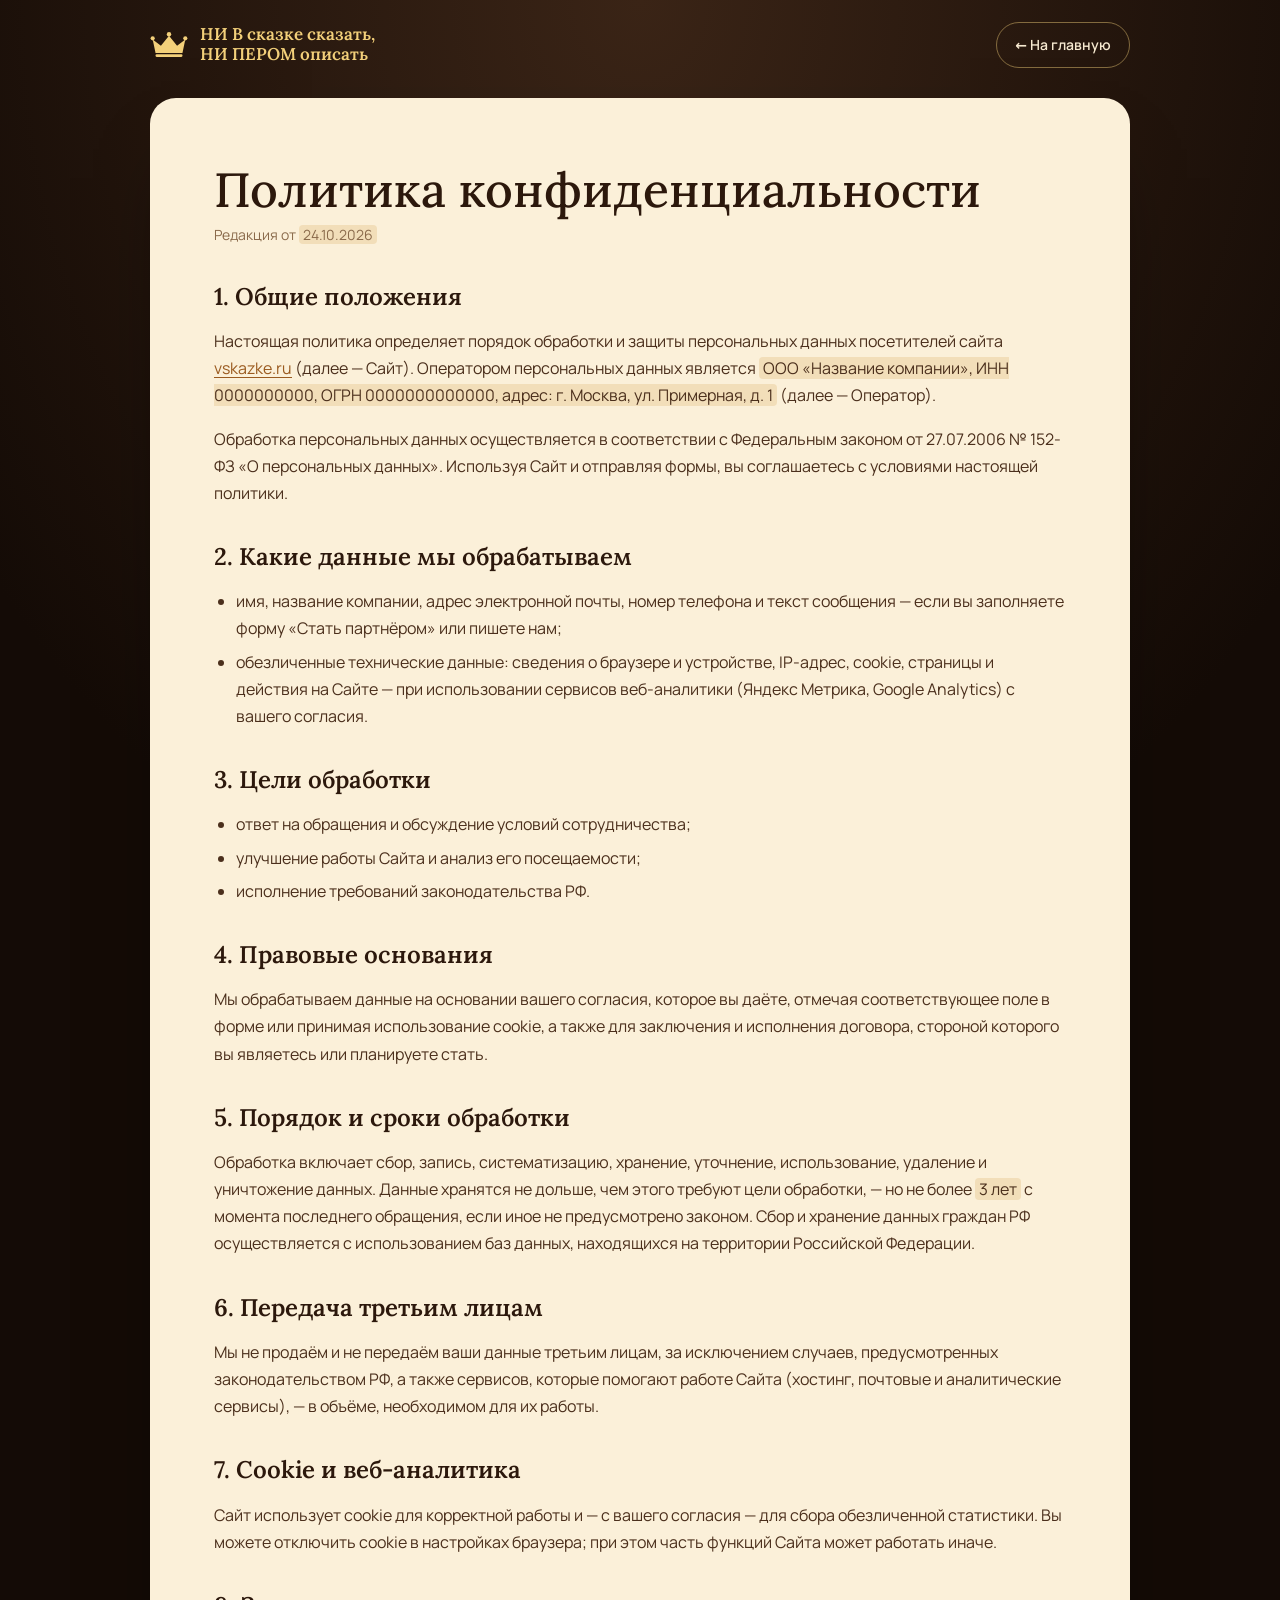
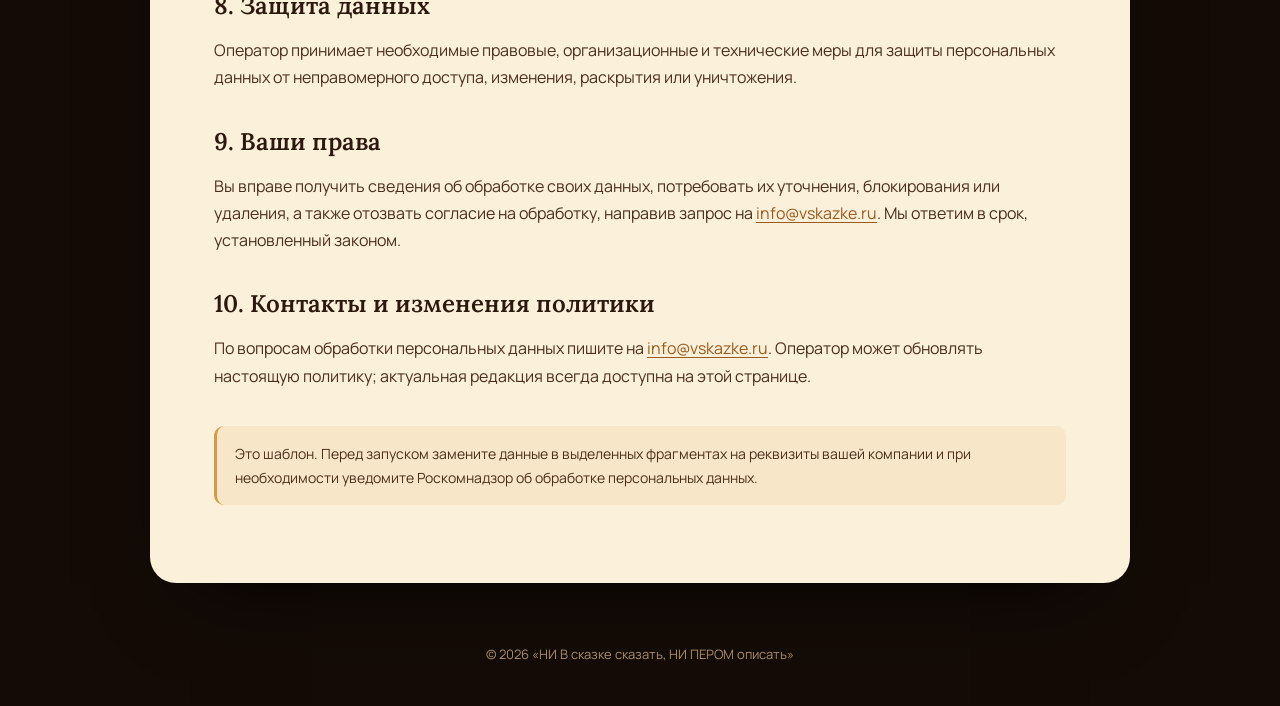
<file: privacy.html>
<!doctype html>
<html lang="ru">
<head>
  <meta charset="utf-8">
  <meta name="viewport" content="width=device-width, initial-scale=1, viewport-fit=cover">
  <title>Политика конфиденциальности — «НИ В сказке сказать, НИ ПЕРОМ описать»</title>
  <meta name="description" content="Политика в отношении обработки персональных данных на сайте vskazke.ru.">
  <meta name="robots" content="index, follow">
  <link rel="canonical" href="https://vskazke.ru/privacy.html">
  <meta name="theme-color" content="#1b100a">
  <link rel="icon" href="favicon.svg" type="image/svg+xml">
  <link rel="icon" href="favicon-32.png" sizes="32x32" type="image/png">
  <link rel="apple-touch-icon" href="apple-touch-icon.png">
  <link rel="stylesheet" href="assets/css/fonts.css">
  <style>
    :root { --gold: #f3d07a; --gold-2: #d39b45; --ink: #3b2416; --parch: #fbf0d9; --f-serif: 'Lora', Georgia, serif; --f-sans: 'Manrope', system-ui, -apple-system, 'Segoe UI', Roboto, Arial, sans-serif; }
    *, *::before, *::after { box-sizing: border-box; }
    html { -webkit-text-size-adjust: 100%; }
    body { margin: 0; min-width: 320px; background: #140b06 radial-gradient(90% 60% at 50% 0%, #3a2416 0%, #140b06 70%) no-repeat; color: #f6e9d0; font: 400 16px/1.7 var(--f-sans); -webkit-font-smoothing: antialiased; }
    a { color: var(--gold); text-underline-offset: 3px; }
    :focus-visible { outline: 2px solid var(--gold); outline-offset: 3px; border-radius: 6px; }
    .top { display: flex; align-items: center; justify-content: space-between; gap: 16px; width: min(980px, 100% - 36px); margin: 0 auto; padding: 22px 0; }
    .logo { display: inline-flex; align-items: center; gap: 12px; color: var(--gold); text-decoration: none; font: 600 17px/1.15 var(--f-serif); }
    .logo svg { width: 38px; height: 28px; flex: none; }
    .back { display: inline-flex; align-items: center; gap: 8px; padding: 10px 18px; border: 1px solid rgba(243, 208, 122, .45); border-radius: 999px; color: #f6e9d0; text-decoration: none; font-size: 14px; font-weight: 600; transition: background .3s, border-color .3s; }
    .back:hover { background: rgba(243, 208, 122, .12); border-color: var(--gold); }
    main { width: min(980px, 100% - 24px); margin: 8px auto 60px; padding: clamp(26px, 5vw, 64px); border-radius: 26px; background: var(--parch); color: var(--ink); box-shadow: 0 40px 80px -40px rgba(0, 0, 0, .8); }
    h1 { margin: 0 0 6px; font: 500 clamp(30px, 4.4vw, 48px)/1.15 var(--f-serif); color: #2c180c; }
    .meta { margin: 0 0 28px; color: #8a6a4b; font-size: 14px; }
    h2 { margin: 34px 0 10px; font: 600 clamp(20px, 2.2vw, 24px)/1.3 var(--f-serif); color: #2c180c; }
    p, li { color: #4b2f1c; }
    ul { padding-left: 22px; }
    li + li { margin-top: 6px; }
    main a { color: #9a5a1f; }
    .ph { padding: 0 4px; border-radius: 4px; background: rgba(211, 155, 69, .22); }
    .note { margin-top: 36px; padding: 16px 18px; border-left: 3px solid var(--gold-2); border-radius: 10px; background: rgba(211, 155, 69, .12); font-size: 14px; }
    footer { padding: 0 18px 40px; text-align: center; color: #a98d6d; font-size: 13px; }
  </style>
</head>
<body>
  <header class="top">
    <a class="logo" href="./" aria-label="На главную">
      <svg viewBox="0 0 48 34" aria-hidden="true"><path fill="currentColor" d="M7 27 3.4 10.2l10.4 7.6L24 5.2l10.2 12.6 10.4-7.6L41 27H7Z"/><rect x="7" y="28.6" width="34" height="3.4" rx="1.4" fill="currentColor"/><circle cx="3.4" cy="8.6" r="2.6" fill="currentColor"/><circle cx="24" cy="3.4" r="2.8" fill="currentColor"/><circle cx="44.6" cy="8.6" r="2.6" fill="currentColor"/></svg>
      <span>НИ В сказке сказать,<br>НИ ПЕРОМ описать</span>
    </a>
    <a class="back" href="./">← На главную</a>
  </header>

  <main>
    <h1>Политика конфиденциальности</h1>
    <p class="meta">Редакция от <span class="ph">24.10.2026</span></p>

    <!-- ВНИМАНИЕ: замените текст в жёлтых плашках (класс ph) на реальные данные компании
         и согласуйте документ с юристом. Шаблон составлен с учётом 152-ФЗ «О персональных данных». -->

    <h2>1. Общие положения</h2>
    <p>Настоящая политика определяет порядок обработки и защиты персональных данных посетителей сайта <a href="https://vskazke.ru/">vskazke.ru</a> (далее — Сайт). Оператором персональных данных является <span class="ph">ООО «Название компании», ИНН 0000000000, ОГРН 0000000000000, адрес: г. Москва, ул. Примерная, д. 1</span> (далее — Оператор).</p>
    <p>Обработка персональных данных осуществляется в соответствии с Федеральным законом от 27.07.2006 № 152-ФЗ «О персональных данных». Используя Сайт и отправляя формы, вы соглашаетесь с условиями настоящей политики.</p>

    <h2>2. Какие данные мы обрабатываем</h2>
    <ul>
      <li>имя, название компании, адрес электронной почты, номер телефона и текст сообщения — если вы заполняете форму «Стать партнёром» или пишете нам;</li>
      <li>обезличенные технические данные: сведения о браузере и устройстве, IP-адрес, cookie, страницы и действия на Сайте — при использовании сервисов веб-аналитики (Яндекс Метрика, Google Analytics) с вашего согласия.</li>
    </ul>

    <h2>3. Цели обработки</h2>
    <ul>
      <li>ответ на обращения и обсуждение условий сотрудничества;</li>
      <li>улучшение работы Сайта и анализ его посещаемости;</li>
      <li>исполнение требований законодательства РФ.</li>
    </ul>

    <h2>4. Правовые основания</h2>
    <p>Мы обрабатываем данные на основании вашего согласия, которое вы даёте, отмечая соответствующее поле в форме или принимая использование cookie, а также для заключения и исполнения договора, стороной которого вы являетесь или планируете стать.</p>

    <h2>5. Порядок и сроки обработки</h2>
    <p>Обработка включает сбор, запись, систематизацию, хранение, уточнение, использование, удаление и уничтожение данных. Данные хранятся не дольше, чем этого требуют цели обработки, — но не более <span class="ph">3 лет</span> с момента последнего обращения, если иное не предусмотрено законом. Сбор и хранение данных граждан РФ осуществляется с использованием баз данных, находящихся на территории Российской Федерации.</p>

    <h2>6. Передача третьим лицам</h2>
    <p>Мы не продаём и не передаём ваши данные третьим лицам, за исключением случаев, предусмотренных законодательством РФ, а также сервисов, которые помогают работе Сайта (хостинг, почтовые и аналитические сервисы), — в объёме, необходимом для их работы.</p>

    <h2>7. Cookie и веб-аналитика</h2>
    <p>Сайт использует cookie для корректной работы и — с вашего согласия — для сбора обезличенной статистики. Вы можете отключить cookie в настройках браузера; при этом часть функций Сайта может работать иначе.</p>

    <h2>8. Защита данных</h2>
    <p>Оператор принимает необходимые правовые, организационные и технические меры для защиты персональных данных от неправомерного доступа, изменения, раскрытия или уничтожения.</p>

    <h2>9. Ваши права</h2>
    <p>Вы вправе получить сведения об обработке своих данных, потребовать их уточнения, блокирования или удаления, а также отозвать согласие на обработку, направив запрос на <a href="mailto:info@vskazke.ru">info@vskazke.ru</a>. Мы ответим в срок, установленный законом.</p>

    <h2>10. Контакты и изменения политики</h2>
    <p>По вопросам обработки персональных данных пишите на <a href="mailto:info@vskazke.ru">info@vskazke.ru</a>. Оператор может обновлять настоящую политику; актуальная редакция всегда доступна на этой странице.</p>

    <p class="note">Это шаблон. Перед запуском замените данные в выделенных фрагментах на реквизиты вашей компании и при необходимости уведомите Роскомнадзор об обработке персональных данных.</p>
  </main>

  <footer>© 2026 «НИ В сказке сказать, НИ ПЕРОМ описать»</footer>
</body>
</html>
</file>
<file: assets/css/fonts.css>
/* Lora & Manrope — SIL Open Font License, self-hosted */
@font-face {
  font-family: 'Lora';
  font-style: italic;
  font-weight: 400 700;
  font-display: swap;
  src: url('../fonts/lora-italic-cyrillic.woff2') format('woff2');
  unicode-range: U+0301, U+0400-045F, U+0490-0491, U+04B0-04B1, U+2116;
}
@font-face {
  font-family: 'Lora';
  font-style: italic;
  font-weight: 400 700;
  font-display: swap;
  src: url('../fonts/lora-italic-latin.woff2') format('woff2');
  unicode-range: U+0000-00FF, U+0131, U+0152-0153, U+02BB-02BC, U+02C6, U+02DA, U+02DC, U+0304, U+0308, U+0329, U+2000-206F, U+20AC, U+2122, U+2191, U+2193, U+2212, U+2215, U+FEFF, U+FFFD;
}
@font-face {
  font-family: 'Lora';
  font-style: normal;
  font-weight: 400 700;
  font-display: swap;
  src: url('../fonts/lora-normal-cyrillic.woff2') format('woff2');
  unicode-range: U+0301, U+0400-045F, U+0490-0491, U+04B0-04B1, U+2116;
}
@font-face {
  font-family: 'Lora';
  font-style: normal;
  font-weight: 400 700;
  font-display: swap;
  src: url('../fonts/lora-normal-latin.woff2') format('woff2');
  unicode-range: U+0000-00FF, U+0131, U+0152-0153, U+02BB-02BC, U+02C6, U+02DA, U+02DC, U+0304, U+0308, U+0329, U+2000-206F, U+20AC, U+2122, U+2191, U+2193, U+2212, U+2215, U+FEFF, U+FFFD;
}
@font-face {
  font-family: 'Manrope';
  font-style: normal;
  font-weight: 400 800;
  font-display: swap;
  src: url('../fonts/manrope-normal-cyrillic.woff2') format('woff2');
  unicode-range: U+0301, U+0400-045F, U+0490-0491, U+04B0-04B1, U+2116;
}
@font-face {
  font-family: 'Manrope';
  font-style: normal;
  font-weight: 400 800;
  font-display: swap;
  src: url('../fonts/manrope-normal-latin.woff2') format('woff2');
  unicode-range: U+0000-00FF, U+0131, U+0152-0153, U+02BB-02BC, U+02C6, U+02DA, U+02DC, U+0304, U+0308, U+0329, U+2000-206F, U+20AC, U+2122, U+2191, U+2193, U+2212, U+2215, U+FEFF, U+FFFD;
}
</file>
<file: assets/css/styles.css>
/* =====================================================================
   «НИ В сказке сказать, НИ ПЕРОМ описать» — основной стиль сайта
   Цвета и шрифты меняются в блоке :root ниже.
   ===================================================================== */
:root {
  --c-choco-950: #0f0805;
  --c-choco-900: #140b06;
  --c-choco-800: #1b100a;
  --c-choco-750: #1c110b;
  --c-choco-700: #26170e;
  --c-choco-600: #3a2416;
  --c-quality: #1d120c;
  --c-coop: #26180b;
  --c-parch: #fbf0d9;
  --c-parch-2: #f6e6c6;
  --c-ink: #3b2416;
  --c-ink-soft: #6b4a31;
  --c-text: #f6e9d0;
  --c-muted: #cfae7c;
  --c-gold-1: #fff3cc;
  --c-gold-2: #f3d07a;
  --c-gold-3: #d39b45;
  --c-gold-4: #9a6526;
  --gold-grad: linear-gradient(180deg, #fff7dc 0%, #f8dc93 34%, #e2ab52 60%, #f6d98f 82%, #fff1c7 100%);
  --f-serif: 'Lora', Georgia, 'Times New Roman', serif;
  --f-sans: 'Manrope', system-ui, -apple-system, 'Segoe UI', Roboto, Arial, sans-serif;
  --ease-out: cubic-bezier(.16, .84, .24, 1);
  --ease-soft: cubic-bezier(.45, .05, .25, 1);
  --ease-back: cubic-bezier(.34, 1.4, .5, 1);
  --hdr-h: 76px;
  --wrap: 1200px;
  --gutter: clamp(18px, 4vw, 48px);
  --radius: 22px;
}

*, *::before, *::after { box-sizing: border-box; }
html { -webkit-text-size-adjust: 100%; scroll-behavior: smooth; scroll-padding-top: 64px; }
body {
  margin: 0; min-width: 320px; overflow-x: hidden;
  background: var(--c-choco-900); color: var(--c-text);
  font: 400 16px/1.6 var(--f-sans);
  -webkit-font-smoothing: antialiased; -moz-osx-font-smoothing: grayscale;
  text-rendering: optimizeLegibility;
}
[hidden] { display: none !important; }
img, svg, video, canvas { display: block; max-width: 100%; }
img { height: auto; }
a { color: inherit; text-decoration: none; }
button { font: inherit; color: inherit; background: none; border: 0; padding: 0; cursor: pointer; }
ul, ol { margin: 0; padding: 0; list-style: none; }
h1, h2, h3, p, figure, dl, dd { margin: 0; }
:focus-visible { outline: 2px solid var(--c-gold-2); outline-offset: 3px; border-radius: 6px; }
::selection { background: rgba(243, 208, 122, .35); color: #fff; }
.sr-only { position: absolute !important; width: 1px; height: 1px; padding: 0; margin: -1px; overflow: hidden; clip: rect(0 0 0 0); white-space: nowrap; border: 0; }
.skip { position: fixed; left: 12px; top: -60px; z-index: 200; padding: 10px 16px; border-radius: 10px; background: var(--c-gold-2); color: var(--c-choco-900); font-weight: 700; transition: top .2s; }
.skip:focus { top: 12px; }
.sprite { position: absolute; width: 0; height: 0; overflow: hidden; }
.ico { width: 1em; height: 1em; flex: none; }

.container { width: min(var(--wrap), 100% - 2 * var(--gutter)); margin-inline: auto; position: relative; }

/* ---------- Типографика ---------- */
.sec-title {
  font: 500 clamp(34px, 3.6vw, 56px)/1.1 var(--f-serif);
  letter-spacing: -.005em;
}
.sec-title--gold {
  background: var(--gold-grad); -webkit-background-clip: text; background-clip: text; color: transparent;
  filter: drop-shadow(0 2px 10px rgba(0, 0, 0, .35));
}
.sec-sub { margin-top: 12px; font-size: clamp(15px, 1.15vw, 18px); color: var(--c-muted); }
.sec-head { text-align: center; }

/* ---------- Кнопки ---------- */
.btn {
  --b-bg: transparent; --b-c: var(--c-gold-1); --b-bd: rgba(243, 208, 122, .65);
  position: relative; display: inline-flex; align-items: center; justify-content: center; gap: .6em;
  min-height: 48px; padding: 12px 26px; border-radius: 999px;
  background: var(--b-bg); color: var(--b-c); border: 1px solid var(--b-bd);
  font: 600 15px/1.2 var(--f-sans); letter-spacing: .02em; white-space: nowrap;
  overflow: hidden; isolation: isolate;
  transition: transform .35s var(--ease-out), box-shadow .35s, background-color .35s, color .35s, border-color .35s;
}
.btn::after { /* блик */
  content: ''; position: absolute; inset: -2px auto -2px -60%; width: 45%; z-index: -1;
  background: linear-gradient(100deg, transparent, rgba(255, 245, 210, .45), transparent);
  transform: skewX(-18deg); transition: left .8s var(--ease-out);
}
.btn:hover { transform: translateY(-2px); box-shadow: 0 10px 30px -10px rgba(243, 190, 90, .55); }
.btn:hover::after { left: 120%; }
.btn .ico { width: 18px; height: 18px; transition: transform .35s var(--ease-out); }
.btn:hover .ico { transform: translateX(4px); }
.btn--gold { --b-bg: linear-gradient(180deg, #f7da8f, #d59b44); --b-c: #2b170a; --b-bd: rgba(255, 236, 180, .8); background-image: var(--b-bg); box-shadow: 0 8px 26px -12px rgba(240, 180, 80, .9), inset 0 1px 0 rgba(255, 255, 255, .6); }
.btn--ghost { backdrop-filter: blur(6px); -webkit-backdrop-filter: blur(6px); background: rgba(30, 16, 8, .28); }
.btn--outline:hover { --b-bd: var(--c-gold-2); background: rgba(243, 208, 122, .08); }

.link-more { display: inline-flex; align-items: center; gap: .55em; font-weight: 600; font-size: 15px; color: var(--c-ink); padding: 6px 0; border-bottom: 1px solid currentColor; border-color: rgba(59, 36, 22, .35); transition: color .3s, border-color .3s, gap .3s; }
.link-more:hover { color: #8a4a1f; border-color: #8a4a1f; gap: .9em; }
.link-more .ico { width: 18px; height: 18px; transition: transform .4s var(--ease-out); }
.link-more[aria-expanded="true"] .ico { transform: rotate(90deg); }

/* ---------- Появление при прокрутке ---------- */
html.js [data-reveal] { opacity: 0; transform: translate3d(0, 28px, 0); transition: opacity 1s var(--ease-out), transform 1.1s var(--ease-out); transition-delay: calc(var(--d, 0) * 1ms); }
html.js [data-reveal="left"] { transform: translate3d(-40px, 0, 0); }
html.js [data-reveal="right"] { transform: translate3d(40px, 0, 0); }
html.js [data-reveal="zoom"] { transform: scale(.92); }
html.js [data-reveal].is-in { opacity: 1; transform: none; }
/* анимации вне экрана ставятся на паузу (класс выставляет скрипт) */
.is-paused, .is-paused *, .is-paused *::before, .is-paused *::after { animation-play-state: paused !important; }

/* ---------- Шапка ---------- */
.hdr {
  position: fixed; inset: 0 0 auto 0; z-index: 60; height: var(--hdr-h);
  display: flex; align-items: center; justify-content: center;
  transition: background-color .45s, box-shadow .45s, transform .5s var(--ease-out), height .45s;
}
.hdr::before { /* мягкая тень для читаемости поверх неба */
  content: ''; position: absolute; inset: 0 0 -30px; z-index: -1; pointer-events: none;
  background: linear-gradient(180deg, rgba(30, 18, 40, .38), rgba(30, 18, 40, 0));
  transition: opacity .45s;
}
.hdr.is-scrolled { --hdr-h: 64px; background: rgba(20, 11, 6, .78); box-shadow: 0 1px 0 rgba(243, 208, 122, .14), 0 12px 40px -20px rgba(0, 0, 0, .7); backdrop-filter: blur(14px) saturate(1.3); -webkit-backdrop-filter: blur(14px) saturate(1.3); }
.hdr.is-scrolled::before { opacity: 0; }
.hdr.is-hidden { transform: translateY(-110%); }
.hdr__nav { width: min(1180px, 100% - 2 * var(--gutter)); display: grid; grid-template-columns: 1fr auto 1fr; align-items: center; gap: 24px; }
.hdr__list { display: flex; gap: clamp(18px, 2.4vw, 40px); }
.hdr__list--r { justify-content: flex-end; }
.hdr__link {
  position: relative; display: block; padding: 8px 0;
  font: 500 15px/1.2 var(--f-sans); letter-spacing: .01em; color: #fff8ea;
  text-shadow: 0 1px 12px rgba(40, 20, 10, .55), 0 0 2px rgba(40, 20, 10, .4);
  transition: color .3s;
}
.hdr__link::after { content: ''; position: absolute; left: 50%; right: 50%; bottom: 2px; height: 1px; background: var(--c-gold-2); transition: left .4s var(--ease-out), right .4s var(--ease-out); }
.hdr__link:hover, .hdr__link[aria-current="true"] { color: var(--c-gold-1); }
.hdr__link:hover::after, .hdr__link[aria-current="true"]::after { left: 0; right: 0; }
.hdr__crown { display: grid; place-items: center; width: 54px; height: 40px; color: var(--c-gold-2); filter: drop-shadow(0 2px 8px rgba(60, 30, 0, .5)); transition: transform .5s var(--ease-back); }
.hdr__crown svg { width: 38px; height: 26px; }
.hdr__crown:hover { transform: translateY(-2px) rotate(-6deg) scale(1.08); }
.hdr__burger { display: none; }

@media (max-width: 960px) {
  :root { --hdr-h: 64px; }
  .hdr.is-scrolled { --hdr-h: 58px; }
  .hdr__nav { grid-template-columns: auto 1fr auto; }
  .hdr__list { display: none; }
  .hdr__crown { order: -1; }
  .hdr__burger {
    display: grid; place-items: center; grid-column: 3; width: 46px; height: 46px; border-radius: 50%;
    background: rgba(28, 15, 8, .38); border: 1px solid rgba(243, 208, 122, .45);
    backdrop-filter: blur(8px); -webkit-backdrop-filter: blur(8px);
  }
  .hdr__burger span, .hdr__burger span::before, .hdr__burger span::after { display: block; width: 20px; height: 1.6px; border-radius: 2px; background: var(--c-gold-1); transition: transform .4s var(--ease-out), opacity .3s; }
  .hdr__burger span { position: relative; }
  .hdr__burger span::before, .hdr__burger span::after { content: ''; position: absolute; left: 0; }
  .hdr__burger span::before { top: -6px; }
  .hdr__burger span::after { top: 6px; }
  .hdr__burger[aria-expanded="true"] span { background: transparent; }
  .hdr__burger[aria-expanded="true"] span::before { transform: translateY(6px) rotate(45deg); }
  .hdr__burger[aria-expanded="true"] span::after { transform: translateY(-6px) rotate(-45deg); }
}

/* ---------- Мобильное меню ---------- */
.menu {
  position: fixed; inset: 0; z-index: 55; display: flex; flex-direction: column; justify-content: center;
  padding: calc(var(--hdr-h) + 20px) 32px 32px;
  background: radial-gradient(120% 70% at 50% 0%, rgba(214, 150, 70, .22), transparent 60%), radial-gradient(90% 60% at 50% 110%, rgba(150, 60, 30, .25), transparent 60%), var(--c-choco-900);
  opacity: 0; visibility: hidden; transition: opacity .45s var(--ease-soft), visibility 0s linear .45s;
}
.menu.is-open { opacity: 1; visibility: visible; transition: opacity .45s var(--ease-soft); }
.menu__list { display: grid; gap: 6px; text-align: center; }
.menu__list a { display: inline-block; padding: 8px 12px; font: 500 clamp(26px, 7vw, 34px)/1.2 var(--f-serif); color: var(--c-text); opacity: 0; transform: translateY(16px); transition: opacity .5s, transform .6s var(--ease-out), color .3s; }
.menu.is-open .menu__list a { opacity: 1; transform: none; transition-delay: calc(80ms + var(--i) * 60ms); }
.menu__list a:hover { color: var(--c-gold-2); }
.menu__foot { margin-top: 36px; display: grid; justify-items: center; gap: 16px; color: var(--c-muted); }
.menu__foot .socials { justify-content: center; }
.menu__deco { width: 46px; margin: 0 auto 22px; color: var(--c-gold-2); }
/* =====================================================================
   1. ГЛАВНЫЙ ЭКРАН (HERO)
   Сцена масштабируется как фон «cover», а персонажи и плитка
   привязаны к координатам картинки (доли ширины/высоты сцены).
   ===================================================================== */
.hero {
  position: relative; height: 100vh; height: 100svh; min-height: 540px;
  overflow: hidden; isolation: isolate; container-type: size;
  background: #cfe0f0;
  --ar: 2.0222; --fx: .5; --fy: .6;
  --mx: 0; --my: 0; --sy: 0;
  --g-x: .165; --g-b: .185; --g-w: .27;      /* девочка с лисой */
  --b-x: .205; --b-y: .565; --b-w: .3;       /* плитка */
  --sun-x: 61.5%; --sun-y: 44%;
  --gate-x: 69.5%; --gate-y: 53%;
  --edge-h: clamp(34px, 5.5vw, 84px);
}
.hero__scene {
  position: absolute; inset: 0;
  --sw: max(100cqw, 100cqh * var(--ar));
  --sh: calc(var(--sw) / var(--ar));
  --ox: calc((100cqw - var(--sw)) * var(--fx));
  --oy: calc((100cqh - var(--sh)) * var(--fy));
}
.hero__stage {
  position: absolute; left: var(--ox); top: var(--oy); width: var(--sw); height: var(--sh);
  background: var(--lqip-wide, none) center / cover no-repeat;
  transform-origin: 52% 58%;
  scale: 1.045;
  translate: calc(var(--mx) * -12px) calc(var(--my) * -8px + var(--sy) * .32px);
}
@supports not (width: 1cqw) {
  .hero__stage { left: 0; top: 0; width: 100%; height: 100%; }
}
.hero__bg { position: absolute; inset: 0; width: 100%; height: 100%; object-fit: cover; }

/* солнечные лучи и свечение */
.hero__rays {
  position: absolute; left: var(--sun-x); top: var(--sun-y); width: 62%; aspect-ratio: 1; translate: -50% -50%;
  background: repeating-conic-gradient(from 0deg, rgba(255, 246, 220, .9) 0deg 2.4deg, rgba(255, 246, 220, 0) 2.4deg 9deg);
  -webkit-mask-image: radial-gradient(closest-side, #000 0%, rgba(0, 0, 0, .55) 30%, transparent 72%);
          mask-image: radial-gradient(closest-side, #000 0%, rgba(0, 0, 0, .55) 30%, transparent 72%);
  mix-blend-mode: screen; opacity: .2; pointer-events: none;
  animation: spin 150s linear infinite;
}
.hero__sun {
  position: absolute; left: var(--sun-x); top: var(--sun-y); width: 26%; aspect-ratio: 1; translate: -50% -50%;
  background: radial-gradient(closest-side, rgba(255, 248, 225, .95), rgba(255, 222, 160, .45) 35%, rgba(255, 200, 140, 0) 100%);
  mix-blend-mode: screen; pointer-events: none; animation: sun-pulse 7s ease-in-out infinite;
}
.hero__gate {
  position: absolute; left: var(--gate-x); top: var(--gate-y); width: 5%; aspect-ratio: 1; translate: -50% -50%;
  background: radial-gradient(closest-side, rgba(255, 226, 150, .95), rgba(255, 190, 90, .35) 45%, transparent);
  mix-blend-mode: screen; animation: sun-pulse 3.4s ease-in-out infinite;
}
@keyframes spin { to { rotate: 360deg; } }
@keyframes sun-pulse { 0%, 100% { opacity: .75; scale: 1; } 50% { opacity: 1; scale: 1.08; } }

/* светящаяся дорога */
.hero__road { position: absolute; inset: 0; width: 100%; height: 100%; overflow: visible; pointer-events: none; }
.hero__road--tall, .tw--tall { display: none; }
.road-glow { fill: none; stroke: #ffe2a0; stroke-width: 10; stroke-linecap: round; opacity: .6; stroke-dasharray: 1; stroke-dashoffset: 0; animation: road-breathe 4s ease-in-out infinite; }
.road-core { fill: none; stroke: #fff6d8; stroke-width: 2.2; stroke-linecap: round; opacity: .55; stroke-dasharray: 1; stroke-dashoffset: 0; }
.road-sparks { fill: none; stroke: #fffbea; stroke-width: 3.6; stroke-linecap: round; stroke-dasharray: 0 .05; animation: road-flow 6s linear infinite; }
@keyframes road-flow { to { stroke-dashoffset: -.5; } }
@keyframes road-breathe { 0%, 100% { opacity: .42; } 50% { opacity: .7; } }

/* мерцание шпилей */
.twinkles i {
  position: absolute; left: var(--x); top: var(--y); width: calc(var(--s, 1) * 1.6%); aspect-ratio: 1; translate: -50% -50%;
  background:
    radial-gradient(circle, #fff 0 7%, rgba(255, 238, 190, .9) 12%, rgba(255, 220, 140, 0) 38%),
    linear-gradient(90deg, transparent 47.5%, rgba(255, 252, 235, .95) 50%, transparent 52.5%),
    linear-gradient(0deg, transparent 47.5%, rgba(255, 252, 235, .95) 50%, transparent 52.5%);
  -webkit-mask-image: radial-gradient(circle, #000 18%, transparent 68%);
          mask-image: radial-gradient(circle, #000 18%, transparent 68%);
  mix-blend-mode: screen; opacity: 0;
  animation: twinkle 3.8s ease-in-out infinite; animation-delay: var(--d, 0s);
}
@keyframes twinkle { 0%, 100% { opacity: 0; transform: scale(.25) rotate(0deg); } 45% { opacity: 1; transform: scale(1) rotate(45deg); } 65% { opacity: .7; } }

.hero__girl {
  position: absolute; left: calc(var(--g-x) * 100%); bottom: calc(var(--g-b) * 100%); width: calc(var(--g-w) * 100%);
  translate: calc(var(--mx) * 9px) calc(var(--my) * 4px);
  transform-origin: 50% 100%;
}

/* дрейфующие облака */
.hero__clouds { position: absolute; inset: 0; pointer-events: none; }
.hero__cloud { position: absolute; left: var(--l); top: var(--t); width: var(--w); max-width: none; opacity: var(--o, .9); animation: drift var(--dur, 60s) ease-in-out infinite alternate; animation-delay: var(--del, 0s); translate: calc(var(--mx) * var(--depth, 14px)) 0; }
@keyframes drift { from { transform: translate3d(-3.5vw, 0, 0); } to { transform: translate3d(3.5vw, -1vh, 0); } }

/* плитка шоколада (CSS 3D) */
.hero__bar {
  position: absolute; z-index: 3;
  --bw: calc(var(--sw) * var(--b-w));
  --t: calc(var(--bw) * .03);
  left: calc(var(--ox) + var(--sw) * var(--b-x)); top: calc(var(--oy) + var(--sh) * var(--b-y)); width: var(--bw);
  translate: calc(var(--mx) * 20px) calc(var(--my) * 9px - var(--sy) * .06px);
  perspective: 1500px;
}
.hero__bar-float { position: relative; animation: bar-float 6.5s ease-in-out infinite; }
@keyframes bar-float { 0%, 100% { transform: translate3d(0, 0, 0); } 50% { transform: translate3d(0, -3.5%, 0); } }
.bar3d {
  --brx: 32deg; --bry: calc(-9deg + var(--mx) * 7deg); --brz: -7.5deg;
  position: relative; aspect-ratio: 1331 / 748; transform-style: preserve-3d;
  transform: rotateX(calc(var(--brx) + var(--my) * -5deg)) rotateY(var(--bry)) rotateZ(var(--brz));
}
.bar3d__front { position: absolute; inset: 0; overflow: hidden; border-radius: 1.2% / 2.1%; transform: translateZ(calc(var(--t) / 2)); background: #2a1309; box-shadow: inset 0 0 0 1px rgba(255, 222, 170, .28); }
.bar3d__front img { width: 100%; height: 100%; object-fit: cover; }
.bar3d__front::after {
  content: ''; position: absolute; inset: 0; pointer-events: none;
  background: linear-gradient(112deg, rgba(255, 255, 255, 0) 38%, rgba(255, 248, 230, .32) 47%, rgba(255, 255, 255, 0) 56%) no-repeat;
  background-size: 260% 100%; background-position: calc(85% + var(--mx) * 25%) 0;
  mix-blend-mode: screen; animation: sheen 7s ease-in-out infinite 3.2s;
}
@keyframes sheen { 0%, 72% { background-position: 95% 0; } 100% { background-position: -10% 0; } }
.bar3d__side { position: absolute; background: linear-gradient(90deg, #2c1309, #6a3416 18%, #3e1b0c 50%, #6a3416 82%, #2c1309); }
.bar3d__side::after { content: ''; position: absolute; inset: 35% 0 auto; height: 1px; background: rgba(240, 196, 110, .6); }
.bar3d__side--b { left: 0; right: 0; top: 100%; height: var(--t); transform-origin: 50% 0; transform: translateZ(calc(var(--t) / 2)) rotateX(-90deg); filter: brightness(.7); }
.bar3d__side--t { left: 0; right: 0; bottom: 100%; height: var(--t); transform-origin: 50% 100%; transform: translateZ(calc(var(--t) / 2)) rotateX(90deg); filter: brightness(1.15); }
.bar3d__side--r { top: 0; bottom: 0; left: 100%; width: var(--t); transform-origin: 0 50%; transform: translateZ(calc(var(--t) / 2)) rotateY(90deg); background: linear-gradient(180deg, #2c1309, #5a2a12 50%, #2c1309); }
.bar3d__side--l { top: 0; bottom: 0; right: 100%; width: var(--t); transform-origin: 100% 50%; transform: translateZ(calc(var(--t) / 2)) rotateY(-90deg); background: linear-gradient(180deg, #2c1309, #5a2a12 50%, #2c1309); }
.hero__bar-shadow {
  position: absolute; left: 4%; right: 0; top: 74%; height: 34%; z-index: -1;
  background: radial-gradient(closest-side, rgba(28, 12, 4, .62), rgba(28, 12, 4, 0));
  rotate: -7deg; animation: shadow-pulse 6.5s ease-in-out infinite;
}
@keyframes shadow-pulse { 0%, 100% { transform: scale(1); opacity: 1; } 50% { transform: scale(.9); opacity: .75; } }
.hero__pile { position: absolute; right: -27%; bottom: -16%; width: 45%; z-index: 2; filter: drop-shadow(0 10px 12px rgba(30, 12, 4, .45)); }

.hero__dust { position: absolute; inset: 0; width: 100%; height: 100%; z-index: 4; pointer-events: none; }

/* заголовок */
.hero__content {
  position: absolute; z-index: 5; left: 50%; top: calc(var(--hdr-h) + clamp(0px, 1.2vh, 20px));
  width: min(94vw, 980px); text-align: center;
  translate: -50% calc(var(--sy) * .42px); opacity: calc(1 - var(--sy) / 650);
}
.hero__content::before {
  content: ''; position: absolute; inset: -18% 4% -10%; z-index: -1; pointer-events: none;
  background: radial-gradient(closest-side, rgba(70, 32, 48, .30), rgba(70, 32, 48, 0));
}
.title {
  font-family: var(--f-serif); font-weight: 600; font-size: clamp(34px, 3.8vw, 76px); line-height: 1.06; letter-spacing: -.004em;
  color: #f6d68b;
  filter: drop-shadow(0 1.5px 0 rgba(110, 58, 14, .65)) drop-shadow(0 6px 22px rgba(60, 24, 36, .5));
}
.title__line { display: block; white-space: nowrap; }
.title .w {
  display: inline-block; padding: 0 .03em .06em;
  background-image: linear-gradient(105deg, rgba(255, 255, 255, 0) 42%, rgba(255, 255, 250, .85) 50%, rgba(255, 255, 255, 0) 58%), var(--gold-grad);
  background-size: 300% 100%, 100% 100%; background-repeat: no-repeat; background-position: 160% 0, 0 0;
  -webkit-background-clip: text; background-clip: text; color: transparent;
  animation: shimmer 8s ease-in-out infinite; animation-delay: calc(3.4s + var(--i, 0) * .09s);
}
.title .w--it { font-style: italic; font-weight: 700; }
.title .w--m { font-style: italic; font-weight: 500; }
@keyframes shimmer { 0%, 76% { background-position: 160% 0, 0 0; } 100% { background-position: -60% 0, 0 0; } }
.hero__sub {
  margin-top: clamp(8px, 1.4vh, 16px); display: inline-flex; align-items: center; gap: 14px;
  font: 700 clamp(11px, .82vw, 14px)/1 var(--f-sans); letter-spacing: .36em; text-transform: uppercase; color: #fff6e2;
  text-shadow: 0 1px 10px rgba(60, 28, 34, .75);
}
.hero__sub::before, .hero__sub::after { content: ''; width: clamp(20px, 3vw, 44px); height: 1px; background: linear-gradient(90deg, rgba(255, 230, 170, 0), #f3d07a); }
.hero__sub::after { transform: scaleX(-1); }
.hero__cta { margin-top: clamp(14px, 2.6vh, 30px); }
.hero__cta .btn { min-height: 44px; padding: 10px 22px; font-size: 14px; }

.scroll-cue {
  position: absolute; z-index: 6; right: clamp(16px, 3.2vw, 56px); top: 66%;
  display: grid; justify-items: center; gap: 8px;
  color: #fff8ea; font: 600 12.5px/1 var(--f-sans); letter-spacing: .06em; text-shadow: 0 1px 8px rgba(40, 20, 10, .7);
}
.scroll-cue__ring { position: relative; display: grid; place-items: center; width: 60px; height: 60px; border-radius: 50%; border: 1px solid rgba(255, 248, 232, .8); background: rgba(255, 255, 255, .1); backdrop-filter: blur(4px); -webkit-backdrop-filter: blur(4px); transition: transform .5s var(--ease-back), background-color .3s; }
.scroll-cue__ring::after { content: ''; position: absolute; inset: -1px; border-radius: 50%; border: 1px solid rgba(255, 248, 232, .55); animation: ring 2.8s ease-out infinite; }
.scroll-cue__ring svg { width: 24px; height: 17px; color: var(--c-gold-1); }
.scroll-cue:hover .scroll-cue__ring { transform: scale(1.08); background: rgba(255, 255, 255, .2); }
.scroll-cue__chev { width: 18px; height: 18px; animation: bob 1.8s ease-in-out infinite; }
@keyframes ring { from { transform: scale(1); opacity: .9; } to { transform: scale(1.6); opacity: 0; } }
@keyframes bob { 0%, 100% { transform: translateY(0); } 50% { transform: translateY(5px); } }

.hero__edge { position: absolute; left: 0; right: 0; bottom: -1px; height: var(--edge-h); z-index: 7; pointer-events: none; background: url(../img/edges/edge-hero.svg) 0 100% / 100% 100% no-repeat; }

/* ---------- интро: облака расходятся ---------- */
.intro { display: none; }
html.js:not(.no-intro) .intro { display: block; position: absolute; inset: 0; z-index: 30; overflow: hidden; pointer-events: none; animation: intro-off .01s linear 2.9s forwards; }
@keyframes intro-off { to { visibility: hidden; } }
.intro__fog { position: absolute; inset: 0; background: radial-gradient(120% 90% at 50% 42%, #fffaf0 0%, #fcebd6 42%, #f5d9c7 72%, #ecc9c6 100%); animation: fade-out 1.25s var(--ease-soft) .5s forwards; }
.intro__burst { position: absolute; left: 50%; top: 45%; width: 70vmax; aspect-ratio: 1; translate: -50% -50%; background: radial-gradient(closest-side, rgba(255, 250, 230, 1), rgba(255, 228, 170, .5) 40%, rgba(255, 228, 170, 0)); opacity: 0; animation: burst 1.7s ease-out .35s forwards; }
.intro__cloud { position: absolute; width: var(--w); max-width: none; -webkit-mask-image: radial-gradient(closest-side, #000 60%, transparent 100%); mask-image: radial-gradient(closest-side, #000 60%, transparent 100%); animation: part 2.4s cubic-bezier(.62, 0, .22, 1) var(--del, .12s) forwards; }
.intro__cloud--r { scale: -1 1; }
@keyframes part { 0% { transform: translate3d(0, 0, 0) scale(1); opacity: 1; } 62% { opacity: 1; } 100% { transform: translate3d(-64vmax, -3vmax, 0) scale(1.28); opacity: 0; } }
@keyframes fade-out { to { opacity: 0; } }
@keyframes burst { 0% { opacity: 0; transform: scale(.5); } 35% { opacity: .85; } 100% { opacity: 0; transform: scale(1.4); } }

html.js:not(.no-intro) .hero__stage { animation: stage-in 3s cubic-bezier(.2, .65, .2, 1) .05s both; }
@keyframes stage-in { from { transform: scale(1.17); } }
html.js:not(.no-intro) .hero__girl { animation: rise-in 1.5s var(--ease-out) 1s both; }
html.js:not(.no-intro) .hero__bar-in { animation: bar-in 1.6s var(--ease-out) 1.25s both; }
html.js:not(.no-intro) .hero__pile { animation: rise-in 1.3s var(--ease-out) 1.55s both; }
html.js:not(.no-intro) .road-glow, html.js:not(.no-intro) .road-core { animation: road-draw 3s var(--ease-soft) 1.15s both, road-breathe 4s ease-in-out 4.2s infinite; }
html.js:not(.no-intro) .road-sparks { animation: road-flow 6s linear infinite, fade-in 1.2s ease 3.2s both; }
html.js:not(.no-intro) .title .w { animation: word-in 1.25s var(--ease-out) calc(.9s + var(--i) * .11s) both, shimmer 8s ease-in-out calc(3.4s + var(--i) * .09s) infinite; }
html.js:not(.no-intro) .hero__sub, html.js:not(.no-intro) .hero__cta { animation: fade-up 1.1s var(--ease-out) 1.7s backwards; }
html.js:not(.no-intro) .scroll-cue { animation: fade-up 1.1s var(--ease-out) 2.1s backwards; }
html.js:not(.no-intro) .hdr { animation: hdr-in 1s var(--ease-out) 1.5s backwards; }
html.js:not(.no-intro) .hero__clouds { animation: fade-in 1.6s ease 1s backwards; }
@keyframes rise-in { from { opacity: 0; transform: translate3d(0, 9%, 0); } }
@keyframes bar-in { from { opacity: 0; transform: translate3d(0, 40%, 0) rotate(-6deg) scale(.84); } }
@keyframes road-draw { from { stroke-dashoffset: 1; } to { stroke-dashoffset: 0; } }
@keyframes word-in { from { opacity: 0; transform: translate3d(0, .42em, 0) scale(.96); filter: blur(10px); } }
@keyframes fade-up { from { opacity: 0; translate: 0 14px; } }
@keyframes fade-in { from { opacity: 0; } }
@keyframes hdr-in { from { opacity: 0; translate: 0 -14px; } }

/* --- почти квадратные экраны --- */
@media (min-aspect-ratio: 1001/1000) and (max-aspect-ratio: 13/10) {
  .hero { --fx: .66; --g-x: .315; --g-w: .225; --b-x: .345; --b-w: .25; --b-y: .6; }
  .scroll-cue { display: none; }
}
/* --- вертикальные экраны: отдельная иллюстрация --- */
@media (max-aspect-ratio: 1/1) {
  .hero { --ar: .5581; --fx: .3; --fy: .6; --g-x: .03; --g-b: .168; --g-w: .5; --sun-x: 34%; --sun-y: 33%; --gate-x: 29%; --gate-y: 52.5%; }
  .hero__stage { background-image: var(--lqip-tall, none); transform-origin: 40% 60%; }
  .hero__road--wide, .tw--wide { display: none; }
  .hero__road--tall { display: block; }
  .tw--tall { display: block; }
  .twinkles i { width: calc(var(--s, 1) * 4.2%); }
  .hero__bar { --bw: min(78cqw, 47cqh, 560px); left: auto; top: auto; right: 4cqw; bottom: calc(var(--edge-h) + 2.6cqh); }
  .hero__pile { width: 40%; right: -6%; bottom: -12%; }
  .hero__content { top: calc(var(--hdr-h) + 1.2cqh); }
  .title { font-size: min(8.5vw, 5.4cqh, 76px); }
  .scroll-cue { display: none; }
  .hero__rays { width: 110%; }
  .hero__sun { width: 48%; }
}
@media (max-width: 600px) {
  .hero__cta { display: none; }
  .hero__sub { letter-spacing: .28em; }
}
.twinkles { position: absolute; inset: 0; pointer-events: none; }
.noise::before {
  content: ''; position: absolute; inset: 0; pointer-events: none; z-index: 0; opacity: .5; mix-blend-mode: soft-light;
  background-image: url("data:image/svg+xml,%3Csvg xmlns='http://www.w3.org/2000/svg' width='180' height='180'%3E%3Cfilter id='n'%3E%3CfeTurbulence type='fractalNoise' baseFrequency='.85' numOctaves='2' stitchTiles='stitch'/%3E%3CfeColorMatrix values='0 0 0 0 .55 0 0 0 0 .38 0 0 0 0 .22 0 0 0 .55 0'/%3E%3C/filter%3E%3Crect width='100%25' height='100%25' filter='url(%23n)'/%3E%3C/svg%3E");
}

/* =====================================================================
   2. КОЛЛЕКЦИЯ
   ===================================================================== */
.collection {
  position: relative; z-index: 2; overflow: hidden;
  padding: clamp(34px, 4.2vw, 70px) 0 clamp(70px, 6.5vw, 116px);
  background:
    radial-gradient(55% 42% at 48% 34%, rgba(176, 98, 40, .26), rgba(176, 98, 40, 0) 70%),
    radial-gradient(38% 70% at 0% 55%, rgba(0, 0, 0, .6), rgba(0, 0, 0, 0) 70%),
    radial-gradient(38% 70% at 100% 55%, rgba(0, 0, 0, .55), rgba(0, 0, 0, 0) 70%),
    linear-gradient(180deg, #1b100a 0%, #26160d 46%, #1c110b 100%);
  color: var(--c-text);
  --fox-room: 0px;
}
.collection > .container { z-index: 2; }
.collection .sec-title { color: #fbefd8; text-shadow: 0 4px 30px rgba(0, 0, 0, .5); }
.collection .sec-sub { color: #d9c09a; line-height: 1.5; }
.products { display: grid; grid-template-columns: repeat(4, minmax(0, 1fr)); gap: clamp(16px, 2.3vw, 38px); margin-top: clamp(28px, 3.8vw, 54px); padding-right: var(--fox-room); }
.product { position: relative; display: flex; flex-direction: column; align-items: center; text-align: center; --accent-rgb: 224, 166, 78; --edge: #2a1209; }
.product__niche {
  position: relative; width: 100%; aspect-ratio: 5 / 6.1;
  border-radius: 50% 50% 22px 22px / 31% 31% 22px 22px;
  background:
    radial-gradient(56% 44% at 50% 42%, rgba(var(--accent-rgb), .34), rgba(var(--accent-rgb), 0) 72%),
    radial-gradient(90% 55% at 50% 104%, rgba(0, 0, 0, .55), rgba(0, 0, 0, 0) 70%),
    linear-gradient(180deg, #2d1a0f, #160c06);
  box-shadow: inset 0 0 0 1px rgba(243, 208, 122, .14), inset 0 26px 50px -12px rgba(0, 0, 0, .8), 0 34px 60px -34px rgba(0, 0, 0, .95);
  transition: box-shadow .6s var(--ease-out), transform .7s var(--ease-out);
}
.product__niche::before { content: ''; position: absolute; inset: 8px; border-radius: inherit; border: 1px solid rgba(243, 208, 122, .2); pointer-events: none; transition: border-color .5s; }
.product__glow { position: absolute; left: 50%; top: 44%; width: 86%; aspect-ratio: 1; translate: -50% -50%; background: radial-gradient(closest-side, rgba(var(--accent-rgb), .42), rgba(var(--accent-rgb), 0)); animation: glow-pulse 5s ease-in-out infinite; animation-delay: var(--fd, 0s); pointer-events: none; }
@keyframes glow-pulse { 0%, 100% { opacity: .65; transform: scale(.94); } 50% { opacity: 1; transform: scale(1.04); } }
.product:hover .product__niche, .product:focus-within .product__niche { transform: translateY(-6px); box-shadow: inset 0 0 0 1px rgba(243, 208, 122, .32), inset 0 26px 50px -12px rgba(0, 0, 0, .8), 0 0 70px -12px rgba(var(--accent-rgb), .55), 0 40px 60px -34px rgba(0, 0, 0, .95); }
.product:hover .product__niche::before { border-color: rgba(243, 208, 122, .45); }
.product__pack { position: absolute; left: 50%; top: 13.5%; width: 45%; translate: -50% 0; perspective: 900px; z-index: 1; }
.pack-float { animation: pack-float 5.6s ease-in-out infinite; animation-delay: var(--fd, 0s); }
@keyframes pack-float { 0%, 100% { transform: translate3d(0, 0, 0); } 50% { transform: translate3d(0, -4.5%, 0); } }
.pack3d {
  --t: 7px; --ry: -15deg; --rx: 3deg;
  position: relative; aspect-ratio: 848 / 1264; transform-style: preserve-3d;
  transform: rotateY(var(--ry)) rotateX(var(--rx));
  transition: transform .8s var(--ease-out);
}
.pack3d__front { position: absolute; inset: 0; overflow: hidden; border-radius: 3px; transform: translateZ(calc(var(--t) / 2)); box-shadow: inset 0 0 0 1px rgba(255, 236, 196, .2); background: var(--edge); }
.pack3d__front img { width: 100%; height: 100%; object-fit: cover; }
.pack3d__front::after {
  content: ''; position: absolute; inset: 0; pointer-events: none; mix-blend-mode: screen;
  background: linear-gradient(115deg, rgba(255, 255, 255, 0) 36%, rgba(255, 250, 235, .34) 48%, rgba(255, 255, 255, 0) 60%) no-repeat;
  background-size: 280% 100%; background-position: var(--gx, 90%) 0; transition: background-position .8s var(--ease-out);
}
.pack3d__side { position: absolute; background: var(--edge); }
.pack3d__side--r { top: 0; bottom: 0; left: 100%; width: var(--t); transform-origin: 0 50%; transform: translateZ(calc(var(--t) / 2)) rotateY(90deg); filter: brightness(.62); }
.pack3d__side--l { top: 0; bottom: 0; right: 100%; width: var(--t); transform-origin: 100% 50%; transform: translateZ(calc(var(--t) / 2)) rotateY(-90deg); filter: brightness(.5); }
.pack3d__side--t { left: 0; right: 0; bottom: 100%; height: var(--t); transform-origin: 50% 100%; transform: translateZ(calc(var(--t) / 2)) rotateX(90deg); filter: brightness(1.1); }
.pack3d__back { position: absolute; inset: 0; transform: translateZ(calc(var(--t) / -2)) rotateY(180deg); background: var(--edge); filter: brightness(.6); border-radius: 3px; }
.product:hover .pack3d { --ry: 0deg; --gx: 10%; }
.product__shadow { position: absolute; left: 50%; bottom: 13%; width: 62%; height: 8%; translate: -50% 0; background: radial-gradient(closest-side, rgba(0, 0, 0, .7), rgba(0, 0, 0, 0)); }
.product__pile { position: absolute; left: 50%; bottom: 4%; width: 88%; translate: -50% 0; z-index: 2; filter: drop-shadow(0 12px 14px rgba(0, 0, 0, .6)); transition: transform .7s var(--ease-out); pointer-events: none; }
.product:hover .product__pile { transform: translateY(-4px) scale(1.035); }
.product__name { margin-top: 22px; text-wrap: balance; font: 500 clamp(19px, 1.55vw, 24px)/1.22 var(--f-serif); color: #fbeed6; }
.product__open { font: inherit; color: inherit; text-align: inherit; }
.product__open::after { content: ''; position: absolute; inset: -6px; z-index: 4; border-radius: 26px; }
.product__open:focus-visible { outline: none; }
.product__open:focus-visible::after { outline: 2px solid var(--c-gold-2); outline-offset: 2px; }
.product__desc { margin-top: 8px; margin-bottom: 14px; max-width: 21ch; text-wrap: balance; font-size: 14px; line-height: 1.5; color: #c9aa7a; }
.product__more { margin-top: auto; display: inline-flex; align-items: center; gap: 6px; font-size: 13px; font-weight: 700; letter-spacing: .06em; text-transform: uppercase; color: var(--c-gold-2); opacity: .7; transition: opacity .3s, gap .3s; }
.product__more .ico { width: 16px; height: 16px; }
.product:hover .product__more { opacity: 1; gap: 10px; }
.product__details { display: none; }
.dots { display: none; }

.collection__fox { position: absolute; right: -3.2vw; bottom: 4%; width: clamp(190px, 19.5vw, 380px); z-index: 1; pointer-events: none; transform-origin: 40% 100%; filter: drop-shadow(0 24px 30px rgba(0, 0, 0, .55)); animation: fox-breathe 5s ease-in-out infinite; }
@keyframes fox-breathe { 0%, 100% { transform: scale(1, 1); } 50% { transform: scale(1.006, 1.014); } }

.leaves { position: absolute; inset: 0; z-index: 1; pointer-events: none; overflow: hidden; }
.leaves i { position: absolute; top: 0; left: var(--x); width: 30px; height: 100%; animation: leaf-fall var(--dur, 18s) linear infinite; animation-delay: var(--del, 0s); transform: translate3d(0, -100%, 0); }
.leaves i::before { content: ''; position: absolute; left: 0; bottom: 0; width: calc(var(--s, 1) * 24px); aspect-ratio: 1; background: url(../img/leaf.svg) center / contain no-repeat; animation: leaf-sway 3.4s ease-in-out infinite alternate; animation-delay: calc(var(--del, 0s) * .3); opacity: .9; }
@keyframes leaf-fall { from { transform: translate3d(0, -100%, 0); } to { transform: translate3d(0, 6%, 0); } }
@keyframes leaf-sway { from { transform: translateX(-16px) rotate(-35deg); } to { transform: translateX(16px) rotate(45deg); } }

@media (min-width: 1100px) { .collection { --fox-room: clamp(0px, 15vw - 140px, 170px); } }
@media (max-width: 1099px) {
  .collection__fox { width: clamp(84px, 13vw, 146px); bottom: auto; top: clamp(0px, 1vw, 12px); right: max(-3vw, -24px); }
}
@media (max-width: 1023px) {
  .products { grid-template-columns: repeat(2, minmax(0, 1fr)); max-width: 660px; margin-inline: auto; row-gap: 44px; }
}
@media (max-width: 639px) {
  .products { display: flex; overflow-x: auto; scroll-snap-type: x mandatory; gap: 14px; margin: 26px calc(-1 * var(--gutter)) 0; padding: 10px 15vw 8px; scrollbar-width: none; overscroll-behavior-x: contain; -webkit-overflow-scrolling: touch; }
  .products::-webkit-scrollbar { display: none; }
  .product { flex: 0 0 70vw; scroll-snap-align: center; }
  .dots { display: flex; justify-content: center; gap: 8px; margin-top: 18px; }
  .dots button { width: 8px; height: 8px; border-radius: 50%; background: rgba(243, 208, 122, .3); transition: width .4s var(--ease-out), background-color .3s; }
  .dots button[aria-current="true"] { width: 24px; border-radius: 6px; background: var(--c-gold-2); }
}

/* =====================================================================
   3. ИСТОРИЯ БРЕНДА
   ===================================================================== */
.story { position: relative; z-index: 3; display: flex; align-items: center; min-height: clamp(560px, 47vw, 880px); overflow: hidden; background: var(--c-parch); color: var(--c-ink); }
.story__media { position: absolute; inset: 0; }
.story__img { width: 100%; height: 100%; object-fit: cover; object-position: 100% 50%; }
.story__edge { position: absolute; left: 0; right: 0; z-index: 2; height: clamp(26px, 4.4vw, 66px); pointer-events: none; background: 0 0 / 100% 100% no-repeat; }
.story__edge--t { top: -1px; background-image: url(../img/edges/edge-paper-top.svg); }
.story__edge--b { bottom: -1px; background-image: url(../img/edges/edge-paper-bottom.svg); }
.story__inner { z-index: 1; }
.story__text { width: min(540px, 43%); margin-left: auto; margin-right: clamp(0px, 4vw, 70px); padding: clamp(90px, 8vw, 130px) 0; }
.story .sec-title { color: #2c180c; }
.flourish { display: block; width: 190px; height: 18px; margin-top: 12px; color: #b07a3a; }
.flourish path { fill: none; stroke: currentColor; stroke-width: 1.4; stroke-linecap: round; stroke-dasharray: 1; stroke-dashoffset: 0; }
html.js .story__text:not(.is-in) .flourish path { stroke-dashoffset: 1; }
.story__text.is-in .flourish path { transition: stroke-dashoffset 2.2s var(--ease-soft) .5s; }
.story__text p { margin-top: 18px; font-size: clamp(16px, 1.18vw, 18.5px); line-height: 1.72; color: #4b2f1c; }
.story__more { display: grid; grid-template-rows: 1fr; transition: grid-template-rows .8s var(--ease-out), opacity .6s; }
html.js .story__more:not(.is-open) { grid-template-rows: 0fr; opacity: 0; }
html.no-js .story .link-more { display: none; }
.story__more > div { overflow: hidden; }
.story__more.is-open { grid-template-rows: 1fr; opacity: 1; }
.story .link-more { margin-top: 26px; }
.story__quill { position: absolute; right: 4%; top: 18%; width: 64px; color: rgba(150, 100, 50, .35); rotate: 18deg; animation: quill 7s ease-in-out infinite; }
@keyframes quill { 0%, 100% { transform: translateY(0) rotate(0); } 50% { transform: translateY(-10px) rotate(-6deg); } }

@media (min-width: 900px) and (max-width: 1199px) {
  .story__img { object-position: 50% 50%; }
  .story__text { width: min(430px, 41%); margin-right: 0; }
}
@media (max-width: 899px) {
  .story { display: block; min-height: 0; }
  .story__media { position: relative; aspect-ratio: 1.12; }
  .story__img { object-position: 13% 50%; }
  .story__media::after { content: ''; position: absolute; left: 0; right: 0; bottom: -1px; height: 38%; background: linear-gradient(rgba(251, 240, 217, 0), var(--c-parch)); }
  .story__text { width: auto; margin: -40px 0 0; padding: 0 0 clamp(80px, 16vw, 110px); }
  .story__quill { display: none; }
}

/* =====================================================================
   4. КАЧЕСТВО
   ===================================================================== */
.quality { position: relative; z-index: 4; display: flex; align-items: center; min-height: clamp(500px, 40vw, 760px); background: var(--c-quality); color: var(--c-text); }
.quality__media { position: absolute; inset: 0; overflow: hidden; }
.quality__img { width: 100%; height: 100%; object-fit: cover; object-position: 100% 56%; }
.quality__media::after { content: ''; position: absolute; inset: 0; background: linear-gradient(180deg, var(--c-quality) 0%, rgba(29, 18, 12, 0) 16%, rgba(29, 18, 12, 0) 84%, var(--c-quality) 100%), linear-gradient(90deg, var(--c-quality) 0%, rgba(29, 18, 12, .55) 30%, rgba(29, 18, 12, 0) 52%); }
.quality .container { z-index: 1; }
.quality__text { width: min(600px, 50%); padding: clamp(100px, 9vw, 140px) 0 clamp(110px, 10vw, 160px); }
.quality .sec-title { color: #fbeed6; }
.quality .sec-sub { color: #d2b386; }
.features { display: grid; grid-template-columns: repeat(4, minmax(0, 1fr)); margin-top: clamp(28px, 3vw, 44px); }
.feature { position: relative; display: grid; justify-items: center; align-content: start; gap: 14px; padding: 6px 10px; text-align: center; font-size: 14.5px; line-height: 1.32; color: #f3e3c6; }
.feature + .feature::before { content: ''; position: absolute; left: 0; top: 4%; bottom: 4%; width: 1px; background: linear-gradient(rgba(243, 208, 122, 0), rgba(243, 208, 122, .38), rgba(243, 208, 122, 0)); }
.feature__ico { width: 56px; height: 56px; color: var(--c-gold-2); fill: none; stroke: currentColor; stroke-width: 1.5; stroke-linecap: round; stroke-linejoin: round; filter: drop-shadow(0 0 10px rgba(243, 190, 100, .25)); transition: transform .6s var(--ease-back); }
.feature:hover .feature__ico { transform: translateY(-5px) rotate(-6deg) scale(1.06); }
.feature__ico path, .feature__ico circle { stroke-dasharray: 1; stroke-dashoffset: 0; }
html.js .features:not(.is-in) .feature__ico path, html.js .features:not(.is-in) .feature__ico circle { stroke-dashoffset: 1; }
.features.is-in .feature__ico path, .features.is-in .feature__ico circle { transition: stroke-dashoffset 1.8s var(--ease-soft); transition-delay: calc(var(--d, 0) * 1ms + 250ms); }
.quality__note { margin-top: clamp(24px, 2.6vw, 36px); max-width: 48ch; font-size: 15px; line-height: 1.65; color: #cdb28a; }
.quality__drip { position: absolute; left: 0; right: 0; top: calc(100% - 2px); z-index: 3; height: clamp(44px, 7.4vw, 116px); pointer-events: none; background: url(../img/edges/edge-drip.svg) 0 0 / 100% 100% no-repeat; }

@media (max-width: 899px) {
  .quality { display: block; min-height: 0; }
  .quality__media { position: relative; aspect-ratio: 1.25; }
  .quality__img { object-position: 86% 50%; }
  .quality__media::after { background: linear-gradient(180deg, var(--c-quality) 0%, rgba(29, 18, 12, 0) 26%, rgba(29, 18, 12, 0) 60%, var(--c-quality) 100%); }
  .quality__text { width: auto; padding: 0 0 clamp(70px, 14vw, 100px); margin-top: -30px; }
}
@media (max-width: 599px) {
  .features { grid-template-columns: repeat(2, minmax(0, 1fr)); row-gap: 26px; }
  .feature:nth-child(3)::before { display: none; }
}

/* =====================================================================
   5. ГДЕ КУПИТЬ
   ===================================================================== */
.buy { position: relative; z-index: 3; overflow: hidden; min-height: clamp(560px, 45vw, 800px); padding: clamp(104px, 9.6vw, 170px) 0 clamp(150px, 14vw, 240px); text-align: center; background: #c4d9ee; color: #2a180d; }
.buy__media { position: absolute; inset: 0; }
.buy__img { width: 100%; height: 100%; object-fit: cover; object-position: 50% 40%; }
.buy__media::before { content: ''; position: absolute; inset: 0; z-index: 1; background: radial-gradient(56% 46% at 50% 36%, rgba(255, 250, 240, .62), rgba(255, 250, 240, 0) 72%); }
.buy__media::after { content: ''; position: absolute; left: 0; right: 0; bottom: 0; height: 42%; z-index: 1; background: linear-gradient(rgba(38, 24, 11, 0), rgba(38, 24, 11, .55) 55%, var(--c-coop)); }
.buy .container { z-index: 2; }
.buy .sec-title { color: #2b190d; }
.buy .sec-sub { color: #4a2f1e; font-weight: 500; }
.stores { display: flex; flex-wrap: wrap; justify-content: center; gap: clamp(12px, 1.6vw, 24px); margin-top: clamp(26px, 3vw, 42px); }
.store {
  position: relative; overflow: hidden; isolation: isolate;
  display: inline-flex; align-items: center; justify-content: center; gap: 10px;
  min-width: clamp(170px, 14vw, 210px); height: 62px; padding: 0 26px; border-radius: 16px;
  font: 800 18px/1 var(--f-sans); letter-spacing: .04em; color: #fff;
  box-shadow: 0 16px 30px -16px rgba(40, 14, 50, .65), inset 0 1px 0 rgba(255, 255, 255, .35);
  transition: transform .5s var(--ease-back), box-shadow .5s;
}
.store::after { content: ''; position: absolute; inset: -2px auto -2px -60%; width: 40%; z-index: -1; background: linear-gradient(100deg, transparent, rgba(255, 255, 255, .45), transparent); transform: skewX(-18deg); transition: left .9s var(--ease-out); }
.store:hover { transform: translateY(-4px) scale(1.03); box-shadow: 0 24px 40px -18px rgba(40, 14, 50, .75), inset 0 1px 0 rgba(255, 255, 255, .35); }
.store:hover::after { left: 125%; }
.store--wb { background: linear-gradient(135deg, #f02ab0, #a11ed2 52%, #6a19c2); font-size: 17px; }
.store--ozon { background: linear-gradient(180deg, #3a83ff, #005bff); font-size: 23px; letter-spacing: .1em; }
.store--ym { background: linear-gradient(180deg, #ffe04a, #fc0); color: #161616; font-size: 17px; letter-spacing: -.01em; }
.store--partners { background: rgba(255, 251, 242, .92); color: #3b2416; font: 700 15px/1.15 var(--f-sans); letter-spacing: 0; text-align: left; backdrop-filter: blur(6px); -webkit-backdrop-filter: blur(6px); box-shadow: 0 16px 30px -16px rgba(40, 20, 10, .5), inset 0 0 0 1px rgba(160, 110, 60, .25); }
.store--partners .ico { width: 24px; height: 24px; color: #a0622a; }
.buy__note { margin-top: 18px; font-size: 13px; color: rgba(42, 24, 13, .7); }
.buy__cloud { position: absolute; z-index: 1; left: var(--l); top: var(--t); width: var(--w); max-width: none; opacity: var(--o, .85); animation: drift var(--dur, 70s) ease-in-out infinite alternate; pointer-events: none; }
.birds { position: absolute; z-index: 1; left: 0; top: 16%; width: 100%; height: 120px; pointer-events: none; overflow: visible; }
.birds g { animation: birds-fly 38s linear infinite; }
.birds path { fill: none; stroke: #3b2a2a; stroke-width: 2; stroke-linecap: round; stroke-linejoin: round; opacity: .55; transform-box: fill-box; transform-origin: center; animation: flap .9s ease-in-out infinite alternate; }
.birds path:nth-child(2n) { animation-duration: .75s; }
@keyframes birds-fly { from { transform: translate(-12%, 30px); } to { transform: translate(112%, -20px); } }
@keyframes flap { from { transform: scaleY(1); } to { transform: scaleY(-.35); } }

/* лиса на скале не должна прятаться за кнопками */
@media (min-width: 1200px) {
  .buy__img { transform: scale(1.12); transform-origin: 78% 40%; }
}
@media (max-width: 1199px) {
  .stores { display: grid; grid-template-columns: repeat(2, minmax(0, 1fr)); max-width: 480px; margin-inline: auto; }
  .stores > li { display: grid; }
  .store { width: 100%; min-width: 0; padding: 0 14px; }
}
@media (max-width: 899px) {
  .stores { max-width: 400px; }
  .store { height: 58px; font-size: 16px; }
  .store--ozon { font-size: 20px; }
  .store--partners { font-size: 13.5px; }
  .buy__img { object-position: 30% 40%; }
}
@media (max-width: 599px) {
  .buy { min-height: 0; padding: 64px 0 104px; }
  .buy .stores { margin-top: clamp(190px, 60vw, 260px); max-width: 420px; }
  .buy__img { object-position: 6% 40%; }
}

/* =====================================================================
   6. СОТРУДНИЧЕСТВО
   ===================================================================== */
.partners { position: relative; z-index: 2; display: flex; align-items: center; min-height: clamp(520px, 42vw, 780px); overflow: hidden; background: var(--c-coop); color: var(--c-text); }
.partners__media { position: absolute; inset: 0; }
.partners__img { width: 100%; height: 100%; object-fit: cover; object-position: 60% 50%; }
.partners__media::before { content: ''; position: absolute; inset: 0; z-index: 1; background: linear-gradient(90deg, rgba(24, 14, 6, .8) 0%, rgba(24, 14, 6, .32) 38%, rgba(24, 14, 6, 0) 58%); }
.partners__media::after { content: ''; position: absolute; inset: 0; z-index: 1; background: linear-gradient(180deg, var(--c-coop) 0%, rgba(38, 24, 11, 0) 24%, rgba(32, 22, 9, 0) 74%, #201609 100%); }
.partners .container { z-index: 2; }
.partners__text { width: min(580px, 50%); padding: clamp(100px, 9vw, 150px) 0; }
.partners .sec-title { color: #fbeed6; }
.partners .sec-sub { color: #dcc39b; }
.chips { display: flex; flex-wrap: wrap; gap: 10px; margin-top: 24px; }
.chips li { padding: 8px 15px; border-radius: 999px; border: 1px solid rgba(243, 208, 122, .3); background: rgba(20, 12, 6, .42); font-size: 13.5px; color: #f1dfbd; backdrop-filter: blur(4px); -webkit-backdrop-filter: blur(4px); }
.partners__cta { margin-top: 32px; }
.fireflies { position: absolute; inset: 0; z-index: 1; pointer-events: none; }
.fireflies i { position: absolute; left: var(--x); top: var(--y); width: 4px; height: 4px; border-radius: 50%; background: #ffe3a0; box-shadow: 0 0 10px 3px rgba(255, 196, 90, .6); opacity: 0; animation: firefly var(--dur, 9s) ease-in-out infinite; animation-delay: var(--del, 0s); }
@keyframes firefly { 0% { transform: translate(0, 0); opacity: 0; } 20% { opacity: 1; } 50% { transform: translate(var(--dx, 30px), var(--dy, -40px)); opacity: .35; } 80% { opacity: 1; } 100% { transform: translate(calc(var(--dx, 30px) * -.6), calc(var(--dy, -40px) * .5)); opacity: 0; } }

@media (max-width: 899px) {
  .partners { display: block; min-height: 0; }
  .partners__media { position: relative; aspect-ratio: 1.05; }
  .partners__img { object-position: 84% 50%; }
  .partners__media::before { background: none; }
  .partners__media::after { background: linear-gradient(180deg, var(--c-coop) 0%, rgba(38, 24, 11, 0) 22%, rgba(24, 14, 6, 0) 55%, #201609 100%); }
  .partners__text { width: auto; padding: 0 0 80px; margin-top: -60px; }
}

/* =====================================================================
   7. КОНТАКТЫ / ПОДВАЛ
   ===================================================================== */
.footer { position: relative; overflow: hidden; padding: clamp(50px, 5.5vw, 86px) 0 26px; background: linear-gradient(180deg, #201609 0%, var(--c-choco-900) 45%); color: var(--c-text); }
.footer__grid { position: relative; z-index: 1; display: grid; grid-template-columns: 1fr auto 1fr; align-items: center; gap: 32px; }
.brand { display: inline-grid; justify-items: center; text-align: center; justify-self: start; }
.brand__crown { width: 34px; height: 24px; color: var(--c-gold-2); margin-bottom: 4px; }
.brand__name { font: 600 clamp(22px, 2vw, 28px)/1.05 var(--f-serif); background: var(--gold-grad); -webkit-background-clip: text; background-clip: text; color: transparent; }
.brand__name em { font-style: italic; font-weight: 700; }
.brand__name i { font-style: italic; font-weight: 500; }
.brand__sub { margin-top: 8px; font-size: 10px; font-weight: 700; letter-spacing: .34em; text-transform: uppercase; color: var(--c-muted); }
.socials { display: flex; gap: 14px; }
.socials a { display: grid; place-items: center; width: 50px; height: 50px; border-radius: 50%; border: 1px solid rgba(243, 208, 122, .45); color: var(--c-gold-1); transition: transform .45s var(--ease-back), background-color .3s, color .3s, border-color .3s; }
.socials a:hover { transform: translateY(-3px); background: var(--c-gold-2); border-color: var(--c-gold-2); color: #2b170a; }
.socials svg { width: 22px; height: 22px; }
.socials .vk { font: 800 15px/1 var(--f-sans); letter-spacing: -.02em; }
.contact { justify-self: end; }
.contact__title { font: 500 21px/1.2 var(--f-serif); color: #fbeed6; }
.contact__mail { display: inline-flex; align-items: center; gap: 10px; margin-top: 12px; font-size: 16px; color: var(--c-text); transition: color .3s; }
.contact__mail svg { width: 22px; height: 22px; color: var(--c-gold-2); }
.contact__mail:hover { color: var(--c-gold-1); }
.footer__bottom { position: relative; z-index: 1; display: flex; flex-wrap: wrap; justify-content: space-between; gap: 8px 24px; margin-top: clamp(36px, 4vw, 56px); padding-top: 22px; border-top: 1px solid rgba(243, 208, 122, .12); font-size: 13px; color: rgba(246, 233, 208, .55); }
.footer__bottom a:hover { color: var(--c-gold-1); }
.footer__note { flex-basis: 100%; font-size: 12px; color: rgba(246, 233, 208, .38); }
.stars { position: absolute; inset: 0; pointer-events: none; }
.stars i { position: absolute; left: var(--x); top: var(--y); width: 2px; height: 2px; border-radius: 50%; background: #ffeec4; box-shadow: 0 0 6px 1px rgba(255, 220, 150, .6); animation: star 4s ease-in-out infinite; animation-delay: var(--d, 0s); }
@keyframes star { 0%, 100% { opacity: .15; transform: scale(.6); } 50% { opacity: 1; transform: scale(1.2); } }

@media (max-width: 899px) {
  .footer__grid { grid-template-columns: 1fr; justify-items: center; text-align: center; gap: 28px; }
  .brand, .contact { justify-self: center; }
  .footer__bottom { justify-content: center; text-align: center; }
}
/* =====================================================================
   ПРОВОДНИКИ: девочка и лиса
   ===================================================================== */
.guide { position: fixed; right: clamp(12px, 2vw, 28px); bottom: clamp(12px, 2vw, 28px); z-index: 45; display: flex; flex-direction: row-reverse; align-items: flex-end; gap: 12px; pointer-events: none; transition: opacity .5s, transform .6s var(--ease-out); }
.guide.is-away, html.modal-open .guide, html.menu-open .guide { opacity: 0; transform: translateY(24px); }
.guide.is-away *, html.modal-open .guide *, html.menu-open .guide * { pointer-events: none !important; }
.guide__face {
  pointer-events: auto; position: relative; flex: none; width: 78px; height: 78px; border-radius: 50%; padding: 3px;
  background: conic-gradient(from 210deg, #fff3c9, #d39b45, #fbe3a0, #9a6526, #f6d585, #fff3c9);
  box-shadow: 0 12px 30px -8px rgba(0, 0, 0, .65), 0 0 0 5px rgba(20, 11, 6, .28);
  animation: guide-bob 4.5s ease-in-out infinite; transition: transform .5s var(--ease-back);
}
.guide__face:hover { transform: scale(1.06) rotate(-4deg); }
.guide__face img { position: absolute; inset: 3px; width: calc(100% - 6px); height: calc(100% - 6px); border-radius: 50%; transition: opacity .45s, transform .6s var(--ease-back); }
.guide__face img.is-off { opacity: 0; transform: scale(.6) rotate(-20deg); }
.guide__face::after { content: ''; position: absolute; inset: -6px; border-radius: 50%; border: 1px solid rgba(243, 208, 122, .6); animation: ring 3s ease-out infinite; pointer-events: none; }
@keyframes guide-bob { 0%, 100% { translate: 0 0; } 50% { translate: 0 -5px; } }
.guide__bubble {
  pointer-events: auto; position: relative; width: max-content; max-width: 280px; margin-bottom: 34px; padding: 14px 40px 14px 16px;
  border-radius: 18px 18px 6px 18px; background: linear-gradient(180deg, #fffaf0, #f6e5c4); color: #3b2416;
  font-size: 14px; line-height: 1.45; box-shadow: 0 20px 44px -16px rgba(0, 0, 0, .6); border: 1px solid rgba(160, 110, 50, .28);
  transform-origin: 100% 100%; transition: opacity .4s, transform .55s var(--ease-back), visibility 0s;
}
.guide__bubble.is-off { opacity: 0; visibility: hidden; transform: scale(.8) translateY(10px); transition: opacity .3s, transform .4s, visibility 0s linear .4s; }
.guide__text { min-height: 1.45em; }
.guide__next { display: inline-flex; align-items: center; gap: 6px; margin-top: 8px; font-size: 12.5px; font-weight: 800; letter-spacing: .05em; text-transform: uppercase; color: #9a5520; }
.guide__next .ico { width: 15px; height: 15px; transition: transform .3s; }
.guide__next:hover .ico { transform: translateX(3px); }
.guide__close { position: absolute; top: 7px; right: 7px; display: grid; place-items: center; width: 28px; height: 28px; border-radius: 50%; color: #8a6a4a; transition: background-color .3s; }
.guide__close:hover { background: rgba(150, 100, 50, .14); }
.guide__close .ico { width: 14px; height: 14px; }
@media (max-width: 899px) {
  .guide { right: auto; left: clamp(10px, 3vw, 20px); flex-direction: row; }
  .guide__bubble { border-radius: 18px 18px 18px 6px; transform-origin: 0 100%; }
  .guide.in-hero { opacity: 0; transform: translateY(24px); }
  .guide.in-hero * { pointer-events: none !important; }
}
@media (max-width: 600px) {
  .guide { gap: 8px; }
  .guide__face { width: 58px; height: 58px; }
  .guide__bubble { max-width: min(250px, calc(100vw - 100px)); margin-bottom: 22px; font-size: 13px; padding: 12px 36px 12px 14px; }
}

/* =====================================================================
   МОДАЛЬНЫЕ ОКНА
   ===================================================================== */
html.modal-open { overflow: hidden; }
.modal { width: min(1020px, 100vw - 32px); max-width: none; max-height: calc(100dvh - 32px); padding: 0; border: 0; background: transparent; color: var(--c-text); overflow: visible; }
.modal::backdrop { background: rgba(10, 5, 2, .72); backdrop-filter: blur(6px); -webkit-backdrop-filter: blur(6px); }
.modal[open] { animation: modal-in .6s var(--ease-out); }
.modal[open]::backdrop { animation: fade-in .4s ease; }
.modal--sm { width: min(640px, 100vw - 32px); }
.modal__inner {
  position: relative; max-height: calc(100dvh - 32px); overflow: auto; overscroll-behavior: contain; border-radius: 28px;
  background: radial-gradient(80% 60% at 18% 0%, rgba(var(--accent-rgb, 224, 166, 78), .2), rgba(0, 0, 0, 0) 62%), linear-gradient(180deg, #25160c, #160c06);
  border: 1px solid rgba(243, 208, 122, .22); box-shadow: 0 50px 120px -30px rgba(0, 0, 0, .9);
  scrollbar-width: thin; scrollbar-color: rgba(243, 208, 122, .3) transparent;
}
.modal__close { position: absolute; top: 14px; right: 14px; z-index: 5; display: grid; place-items: center; width: 44px; height: 44px; border-radius: 50%; background: rgba(255, 255, 255, .06); border: 1px solid rgba(243, 208, 122, .3); color: var(--c-gold-1); transition: transform .4s var(--ease-back), background-color .3s; }
.modal__close:hover { transform: rotate(90deg); background: rgba(243, 208, 122, .15); }
.modal__close .ico { width: 18px; height: 18px; }
.modal__body { padding: clamp(28px, 4vw, 52px); }
.modal__title { font: 500 clamp(28px, 3vw, 40px)/1.1 var(--f-serif); color: #fbeed6; padding-right: 40px; }
.modal__lead { margin-top: 12px; color: #d9c29c; }
@keyframes modal-in { from { opacity: 0; transform: translateY(30px) scale(.97); } }

/* карточка продукта */
.pd { display: grid; grid-template-columns: minmax(0, .92fr) minmax(0, 1.08fr); gap: clamp(20px, 3.4vw, 52px); align-items: center; padding: clamp(28px, 3.6vw, 54px); }
.pd__visual { position: relative; display: grid; place-items: center; aspect-ratio: 4 / 4.7; border-radius: 50% 50% 24px 24px / 30% 30% 24px 24px; background: radial-gradient(closest-side, rgba(var(--accent-rgb, 224, 166, 78), .42), rgba(0, 0, 0, 0)), linear-gradient(180deg, #2d1a0f, #140b06); box-shadow: inset 0 0 0 1px rgba(243, 208, 122, .18); }
.pd__pack { width: 56%; margin-bottom: 12%; perspective: 1000px; }
.pd__pack .pack3d { --t: 12px; --ry: -18deg; animation: pd-spin 9s ease-in-out infinite; }
@keyframes pd-spin { 0%, 100% { transform: rotateY(-20deg) rotateX(4deg); } 50% { transform: rotateY(14deg) rotateX(-2deg); } }
.pd__pile { position: absolute; left: 50%; bottom: 4%; width: 92%; translate: -50% 0; filter: drop-shadow(0 14px 16px rgba(0, 0, 0, .6)); }
.pd__kicker { font-size: 12px; font-weight: 700; letter-spacing: .3em; text-transform: uppercase; color: var(--c-gold-2); }
.pd__title { margin-top: 10px; font: 500 clamp(30px, 3.3vw, 46px)/1.08 var(--f-serif); color: #fbeed6; }
.pd__tagline { margin-top: 10px; font: italic 500 clamp(17px, 1.5vw, 20px)/1.4 var(--f-serif); color: var(--c-gold-2); }
.pd__lead { margin-top: 18px; color: #e9d6b4; line-height: 1.7; }
.pd__notes { display: flex; flex-wrap: wrap; gap: 8px; margin-top: 20px; }
.pd__notes li { padding: 7px 14px; border-radius: 999px; background: rgba(var(--accent-rgb, 224, 166, 78), .14); border: 1px solid rgba(var(--accent-rgb, 224, 166, 78), .4); font-size: 13.5px; color: #f6e5c6; }
.pd__facts { display: flex; flex-wrap: wrap; gap: 14px 34px; margin-top: 22px; }
.pd__facts dt { font-size: 12px; letter-spacing: .14em; text-transform: uppercase; color: rgba(246, 233, 208, .55); }
.pd__facts dd { margin-top: 4px; font: 500 18px/1.2 var(--f-serif); color: #fbeed6; }
.pd__buy-title { margin-top: 26px; font-size: 13px; font-weight: 700; letter-spacing: .14em; text-transform: uppercase; color: rgba(246, 233, 208, .7); }
.pd__buy { display: flex; flex-wrap: wrap; gap: 10px; margin-top: 12px; }
.pd__buy .store { min-width: 0; height: 50px; padding: 0 18px; border-radius: 14px; font-size: 15px; }
.pd__buy .store--ozon { font-size: 18px; }
.pd__nav { display: flex; gap: 10px; margin-top: 28px; }
.pd__nav button { display: grid; place-items: center; width: 48px; height: 48px; border-radius: 50%; border: 1px solid rgba(243, 208, 122, .35); color: var(--c-gold-1); transition: background-color .3s, transform .4s var(--ease-back); }
.pd__nav button:hover { background: rgba(243, 208, 122, .14); transform: scale(1.06); }
.pd__nav .ico { width: 20px; height: 20px; }
.pd__nav .prev .ico { transform: scaleX(-1); }
.pd.is-switching .pd__visual, .pd.is-switching .pd__info { animation: pd-switch .55s var(--ease-out); }
@keyframes pd-switch { from { opacity: 0; transform: translateX(var(--sx, 20px)); } }
@media (max-width: 760px) {
  .pd { grid-template-columns: 1fr; padding-top: 64px; }
  .pd__visual { width: min(100%, 320px); margin: 0 auto; aspect-ratio: 1 / 1.12; }
  .pd__pack { width: 46%; margin-bottom: 26%; }
  .pd__pile { width: 80%; bottom: 2%; }
}

/* магазины-партнёры */
.partners-list { display: grid; gap: 12px; margin-top: 22px; }
.partners-list li { display: flex; gap: 14px; align-items: flex-start; padding: 14px 16px; border-radius: 16px; background: rgba(255, 255, 255, .04); border: 1px solid rgba(243, 208, 122, .16); }
.partners-list .ico { width: 22px; height: 22px; color: var(--c-gold-2); margin-top: 2px; }
.soon { margin-top: 22px; padding: 18px 20px; border-radius: 18px; background: rgba(243, 208, 122, .08); border: 1px dashed rgba(243, 208, 122, .35); color: #ead7b4; }
.modal__stores { display: flex; flex-wrap: wrap; gap: 10px; margin-top: 22px; }
.modal__stores .store { min-width: 0; height: 50px; padding: 0 18px; font-size: 15px; border-radius: 14px; }
.modal__stores .store--ozon { font-size: 18px; }
.modal__foot { margin-top: 26px; display: flex; flex-wrap: wrap; align-items: center; gap: 12px 18px; color: #d9c29c; font-size: 14.5px; }

/* форма */
.form { display: grid; gap: 14px; margin-top: 24px; }
.form__row { display: grid; grid-template-columns: 1fr 1fr; gap: 14px; }
.field { display: grid; gap: 7px; align-content: start; }
.field > span { font-size: 13px; font-weight: 600; color: #d9c29c; }
.field > span i { font-style: normal; color: var(--c-gold-2); }
.field input, .field textarea, .field select {
  width: 100%; min-height: 50px; padding: 12px 16px; border-radius: 14px; border: 1px solid rgba(243, 208, 122, .24);
  background: rgba(255, 255, 255, .045); color: var(--c-text); font: inherit; font-size: 15px;
  transition: border-color .3s, box-shadow .3s, background-color .3s;
}
.field select { appearance: none; background-image: linear-gradient(45deg, transparent 50%, #f3d07a 50%), linear-gradient(-45deg, transparent 50%, #f3d07a 50%); background-position: calc(100% - 22px) 22px, calc(100% - 16px) 22px; background-size: 6px 6px; background-repeat: no-repeat; }
.field select option { background: #24150c; color: var(--c-text); }
.field textarea { min-height: 110px; resize: vertical; }
.field input::placeholder, .field textarea::placeholder { color: rgba(246, 233, 208, .35); }
.field input:focus, .field textarea:focus, .field select:focus { outline: none; border-color: var(--c-gold-2); background-color: rgba(255, 255, 255, .07); box-shadow: 0 0 0 4px rgba(243, 208, 122, .14); }
.field.is-invalid input, .field.is-invalid textarea { border-color: #ff8a6b; box-shadow: 0 0 0 4px rgba(255, 120, 90, .14); }
.field__err { font-size: 12.5px; color: #ffad94; min-height: 0; }
.check { display: flex; gap: 12px; align-items: flex-start; font-size: 13.5px; line-height: 1.5; color: #e0cba7; cursor: pointer; }
.check input { flex: none; width: 20px; height: 20px; margin: 1px 0 0; accent-color: #d39b45; }
.check a { color: var(--c-gold-2); text-decoration: underline; text-underline-offset: 3px; }
.check.is-invalid { color: #ffad94; }
.hp { position: absolute !important; left: -9999px !important; width: 1px; height: 1px; opacity: 0; }
.form__submit { justify-self: start; margin-top: 6px; }
.form__status { font-size: 14px; color: #ffad94; }
.form-ok { display: grid; justify-items: center; gap: 14px; padding: 20px 0 6px; text-align: center; }
.form-ok img { width: 120px; height: 120px; border-radius: 50%; box-shadow: 0 0 0 4px rgba(243, 208, 122, .4), 0 0 50px rgba(243, 190, 90, .4); animation: guide-bob 4s ease-in-out infinite; }
.form-ok h3 { font: 500 28px/1.15 var(--f-serif); color: #fbeed6; }
.form-ok p { color: #d9c29c; max-width: 40ch; }
@media (max-width: 560px) { .form__row { grid-template-columns: 1fr; } }

@media (max-width: 640px) {
  .modal, .modal--sm { width: 100vw; max-height: 94dvh; margin: auto 0 0; }
  .modal__inner { max-height: 94dvh; border-radius: 26px 26px 0 0; border-bottom: 0; }
  .modal[open] { animation: sheet-in .55s var(--ease-out); }
  @keyframes sheet-in { from { transform: translateY(60px); opacity: 0; } }
}

/* cookie-уведомление */
.cookie { position: fixed; z-index: 70; left: 50%; bottom: 16px; translate: -50% 0; width: min(600px, calc(100vw - 24px)); display: flex; align-items: center; gap: 16px; padding: 14px 14px 14px 20px; border-radius: 18px; background: rgba(28, 16, 9, .94); border: 1px solid rgba(243, 208, 122, .25); box-shadow: 0 20px 50px -20px rgba(0, 0, 0, .8); backdrop-filter: blur(10px); -webkit-backdrop-filter: blur(10px); font-size: 13.5px; line-height: 1.45; color: #ead8b8; animation: fade-up .6s var(--ease-out); }
.cookie a { color: var(--c-gold-2); text-decoration: underline; text-underline-offset: 3px; }
.cookie .btn { min-height: 42px; padding: 8px 20px; flex: none; }
html.cookie-open .guide { opacity: 0; pointer-events: none; }
@media (max-width: 520px) { .cookie { flex-direction: column; align-items: stretch; text-align: center; } }

/* искры за курсором */
.sparkle-canvas { position: fixed; inset: 0; width: 100vw; height: 100vh; z-index: 80; pointer-events: none; }

/* =====================================================================
   ДОСТУПНОСТЬ: уменьшение движения
   ===================================================================== */
@media (prefers-reduced-motion: reduce) {
  html { scroll-behavior: auto; }
  *, *::before, *::after { animation-duration: .001ms !important; animation-iteration-count: 1 !important; animation-delay: 0s !important; transition-duration: .001ms !important; transition-delay: 0s !important; }
  .intro, .leaves, .fireflies, .road-sparks, .hero__rays, .twinkles, .birds, .hero__dust, .sparkle-canvas { display: none !important; }
}
</file>
